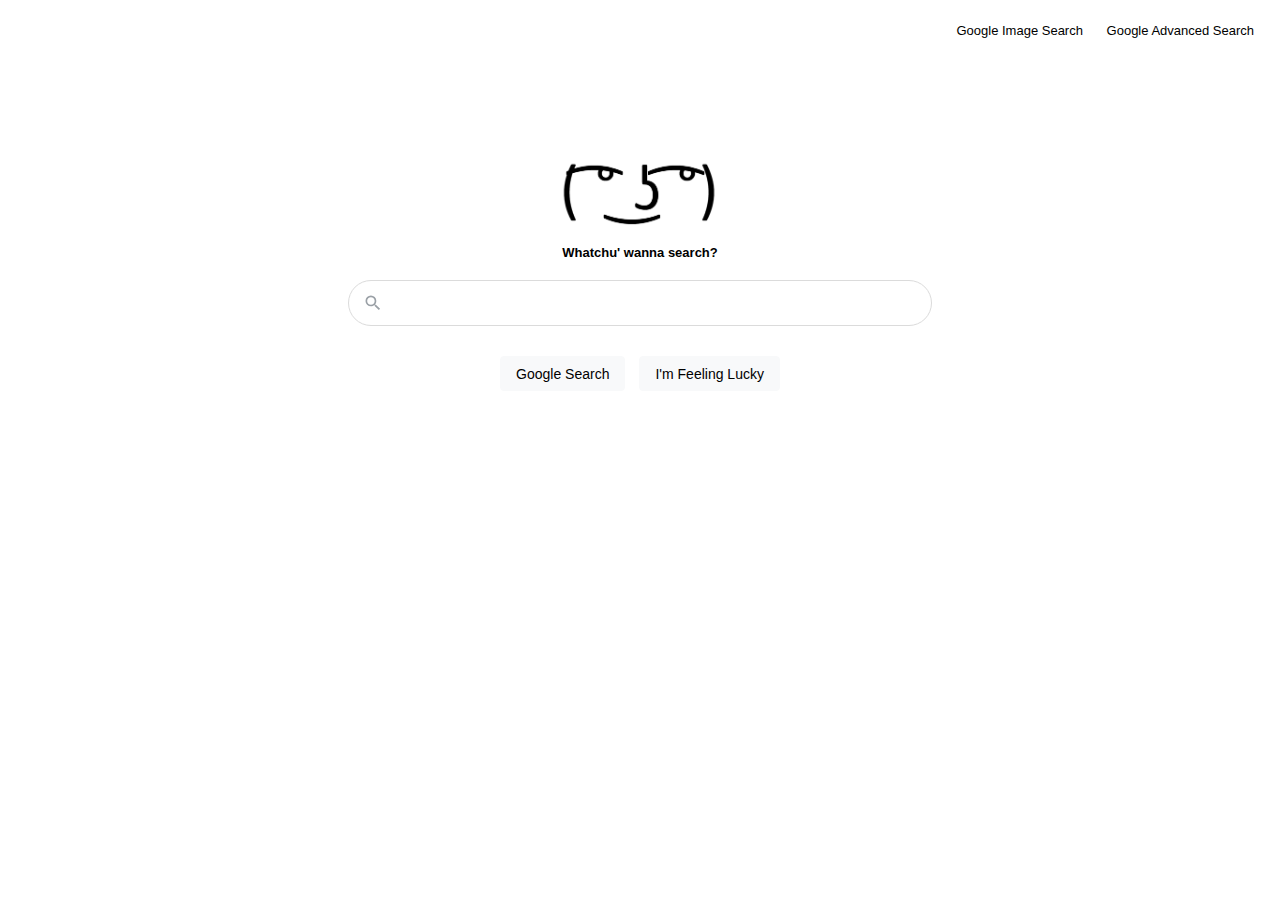
<file: index.html>
<!DOCTYPE html>
<html lang="en">

<head>
    <meta charset="UTF-8">
    <meta http-equiv="X-UA-Compatible" content="IE=edge">
    <meta name="viewport" content="width=device-width, initial-scale=1.0">
    <title>Search Imitation</title>
    <link rel="stylesheet" href="style.css">
</head>

<body>
    <div id="header">
        <nav id="linkCon">
            <a href="#">Google Image Search</a>
            <a href="#">Google Advanced Search</a>
        </nav>
    </div>

    <div id="logoCon">
        <!-- <img src="googlelogo_color_272x92dp.png" alt="Google Logo"> -->
        <img src="LennyFace.jpg" alt="Google Logo">
        <b>Whatchu' wanna search?</b>
    </div>

    <div id="formCon">
        <form action="https://google.com/search" method="GET" role="search">
            <div id="searchCon">
                <svg focusable="false" xmlns="http://www.w3.org/2000/svg" viewBox="0 0 24 24">
                    <path
                        d="M15.5 14h-.79l-.28-.27A6.471 6.471 0 0 0 16 9.5 6.5 6.5 0 1 0 9.5 16c1.61 0 3.09-.59 4.23-1.57l.27.28v.79l5 4.99L20.49 19l-4.99-5zm-6 0C7.01 14 5 11.99 5 9.5S7.01 5 9.5 5 14 7.01 14 9.5 11.99 14 9.5 14z">
                    </path>
                </svg>
                <input type="text" name="q">
            </div>
            <div id="btnCon">
                <input type="submit" value="Google Search">
                <input type="submit" name="btnI" value="I'm Feeling Lucky">
            </div>
        </form>
    </div>
</body>

</html>
</file>
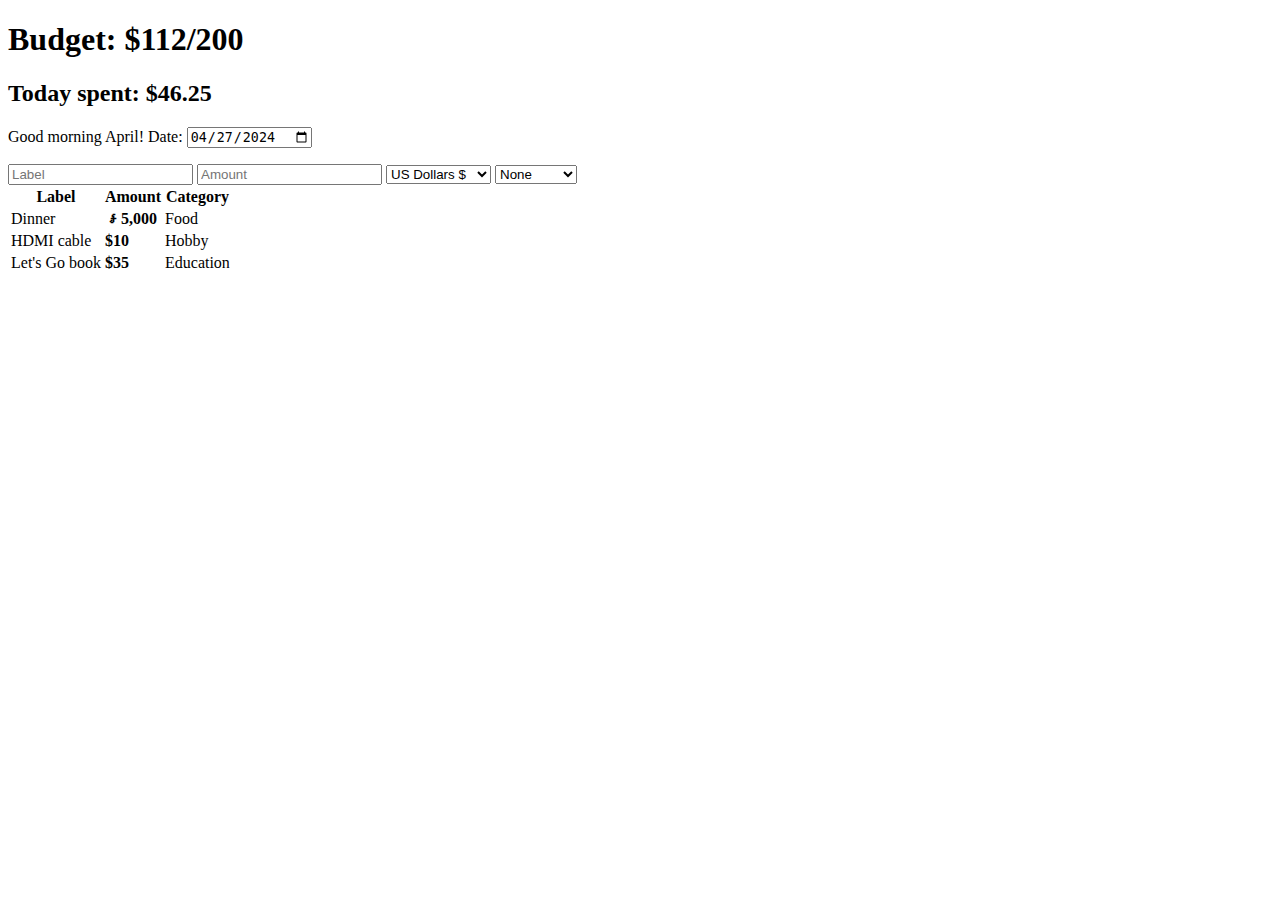
<file: Expense/index.html>
<!DOCTYPE html>
<html lang="en">

<head>
  <meta charset="UTF-8">
  <meta name="viewport" content="width=device-width, initial-scale=1.0">
  <title>Daily tracker</title>
</head>

<body>
  <h1>Budget: $112/200</h1>
  <h2>Today spent: $46.25</h2>
  <p>Good morning April! Date: <b><input type="date" name="date" value="2024-04-27"></b></p>

  <form action="">
    <input type="text" name="label" placeholder="Label">
    <input type="number" name="amount" placeholder="Amount">
    <select name="currency">
      <option value="usd">US Dollars $</option>
      <option value="khr">Khmer Riel ៛</option>
    </select>
    <select name="category">
      <option value="none">None</option>
      <option value="food">Food</option>
      <option value="education">Education</option>
      <option value="dating">Dating</option>
      <option value="hobby">Hobby</option>
    </select>
  </form>

  <table>
    <tr>
      <th>Label</th>
      <th>Amount</th>
      <th>Category</th>
    </tr>
    <tr>
      <td>Dinner</td>
      <td><b>៛5,000</b></td>
      <td>Food</td>
    </tr>
    <tr>
      <td>HDMI cable</td>
      <td><b>$10</b></td>
      <td>Hobby</td>
    </tr>
    <tr>
      <td>Let's Go book</td>
      <td><b>$35</b></td>
      <td>Education</td>
    </tr>
  </table>
</body>

</html>
</file>
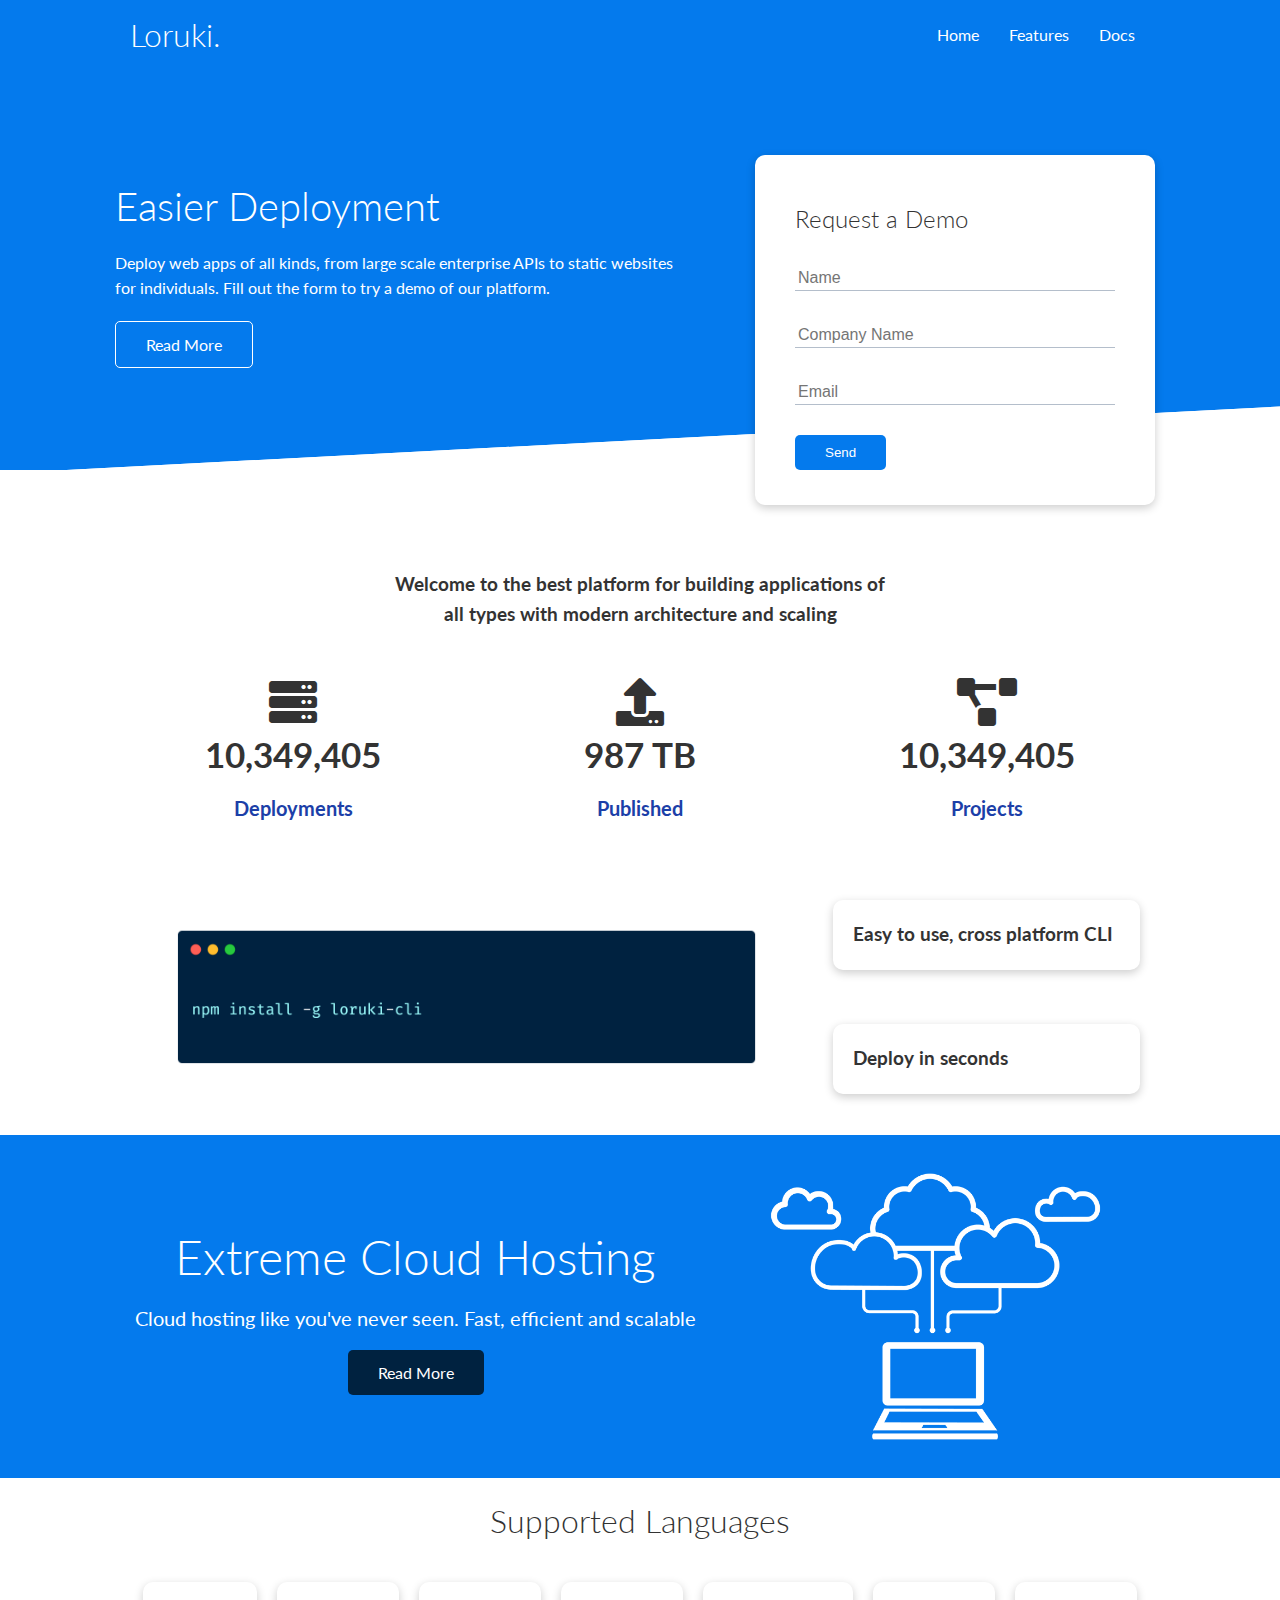
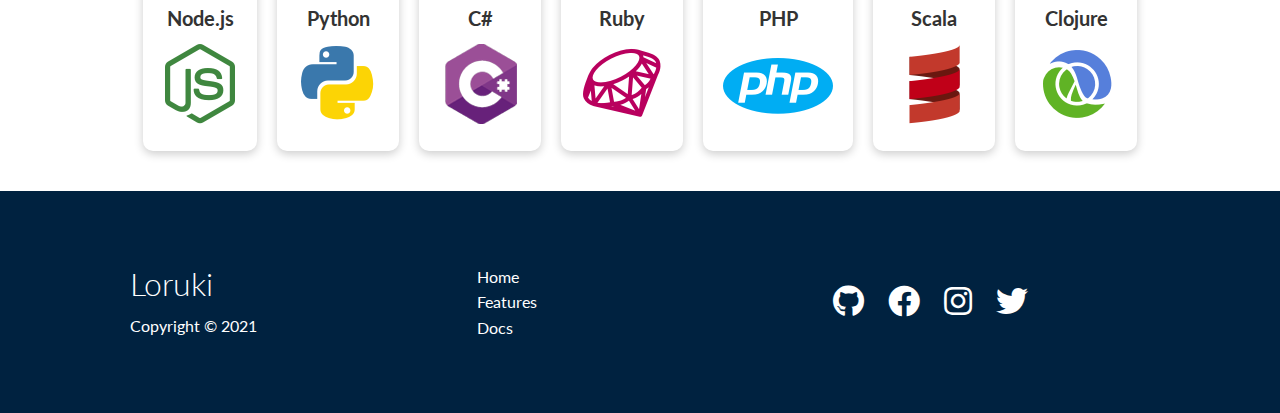
<file: Loruki/index.html>
<!DOCTYPE html>
<html lang="en">

<head>
    <meta charset="UTF-8">
    <meta http-equiv="X-UA-Compatible" content="IE=edge">
    <meta name="viewport" content="width=device-width, initial-scale=1.0">
    <link rel="stylesheet" href="https://cdnjs.cloudflare.com/ajax/libs/font-awesome/5.15.4/css/all.min.css"
        integrity="sha512-1ycn6IcaQQ40/MKBW2W4Rhis/DbILU74C1vSrLJxCq57o941Ym01SwNsOMqvEBFlcgUa6xLiPY/NS5R+E6ztJQ=="
        crossorigin="anonymous" referrerpolicy="no-referrer" />
    <link rel="stylesheet" href="css/utilities.css">
    <link rel="stylesheet" href="css/style.css">
    <title>Loruki | Cloud Hosting For Everyone</title>
</head>

<body>
    <!-- Navbar -->
    <div class="navbar">
        <div class="container flex">
            <h1 class="logo">Loruki.</h1>  <!-- Pongsifu. -->
            <nav>
                <ul>
                    <li><a href="index.html">Home</a></li>
                    <li><a href="features.html">Features</a></li>
                    <li><a href="docs.html">Docs</a></li>
                </ul>
            </nav>
        </div>
    </div>

    <!-- Showcase -->
    <section class="showcase">
        <div class="container grid">
            <div class="showcase-text">
                <h1>Easier Deployment</h1>
                <p>Deploy web apps of all kinds, from large scale enterprise APIs to static websites for individuals.
                    Fill out the form to try a demo of our platform.</p>
                <a href="features.html" class="btn btn-outline">Read More</a>
            </div>

            <div class="showcase-form card">
                <h2>Request a Demo</h2>
                <form>
                    <div class="form-control">
                        <input type="text" name="name" placeholder="Name" required>
                    </div>
                    <div class="form-control">
                        <input type="text" name="company" placeholder="Company Name" required>
                    </div>
                    <div class="form-control">
                        <input type="email" name="email" placeholder="Email" required>
                    </div>
                    <input type="submit" value="Send" class="btn btn-primary">
                </form>
            </div>
        </div>
    </section>

    <!-- Stats -->
    <section class="stats">
        <div class="container">
            <h3 class="stats-heading text-center my-1">
                Welcome to the best platform for building applications of all types with modern architecture and scaling
            </h3>

            <div class="grid grid-3 text-center my-4">
                <div>
                    <i class="fas fa-server fa-3x"></i>
                    <h3>10,349,405</h3>
                    <p class="text-secondary">Deployments</p>
                </div>
                <div><i class="fas fa-upload fa-3x"></i>
                    <h3>987 TB</h3>
                    <p class="text-secondary">Published</p>
                </div>
                <div><i class="fas fa-project-diagram fa-3x"></i>
                    <h3>10,349,405</h3>
                    <p class="text-secondary">Projects</p>
                </div>
            </div>
        </div>
    </section>

    <!-- Cli -->
    <section class="cli">
        <div class="container grid">
            <img src="images/cli.png" alt="">
            <div class="card">
                <h3>Easy to use, cross platform CLI</h3>
            </div>
            <div class="card">
                <h3>Deploy in seconds</h3>
            </div>
        </div>
    </section>

    <!-- Cloud -->
    <section class="cloud bg-primary my-2 py-2">
        <div class="container grid">
            <div class="text-center">
                <h2 class="lg">Extreme Cloud Hosting</h2>
                <p class="lead my-1">Cloud hosting like you've never seen. Fast, efficient and scalable</p>
                <a href="features.html" class="btn btn-dark">Read More</a>
            </div>
            <img src="images/cloud.png" alt="">
        </div>
    </section>

    <!-- Languages -->
    <section class="languages">
        <h2 class="md text-center my-2">
            Supported Languages
        </h2>
        <div class="container flex">
            <div class="card">
                <h4>Node.js</h4>
                <img src="images/logos/node.png" alt="">
            </div>
            <div class="card">
                <h4>Python</h4>
                <img src="images/logos/python.png" alt="">
            </div>
            <div class="card">
                <h4>C#</h4>
                <img src="images/logos/csharp.png" alt="">
            </div>
            <div class="card">
                <h4>Ruby</h4>
                <img src="images/logos/ruby.png" alt="">
            </div>
            <div class="card">
                <h4>PHP</h4>
                <img src="images/logos/php.png" alt="">
            </div>
            <div class="card">
                <h4>Scala</h4>
                <img src="images/logos/scala.png" alt="">
            </div>
            <div class="card">
                <h4>Clojure</h4>
                <img src="images/logos/clojure.png" alt="">
            </div>
        </div>
    </section>

    <!-- Footer -->
    <footer class="footer bg-dark py-5">
        <div class="container grid grid-3">
            <div>
                <h1>Loruki</h1>
                <p>Copyright &copy; 2021</p>
            </div>
            <nav>
                <ul>
                    <li><a href="index.html">Home</a></li>
                    <li><a href="features.html">Features</a></li>
                    <li><a href="docs.html">Docs</a></li>
                </ul>
            </nav>
            <div class="social">
                <a href=""><i class="fab fa-github fa-2x"></i></a>
                <a href=""><i class="fab fa-facebook fa-2x"></i></a>
                <a href=""><i class="fab fa-instagram fa-2x"></i></a>
                <a href=""><i class="fab fa-twitter fa-2x"></i></a>
            </div>
        </div>
    </footer>
</body>

</html>
</file>
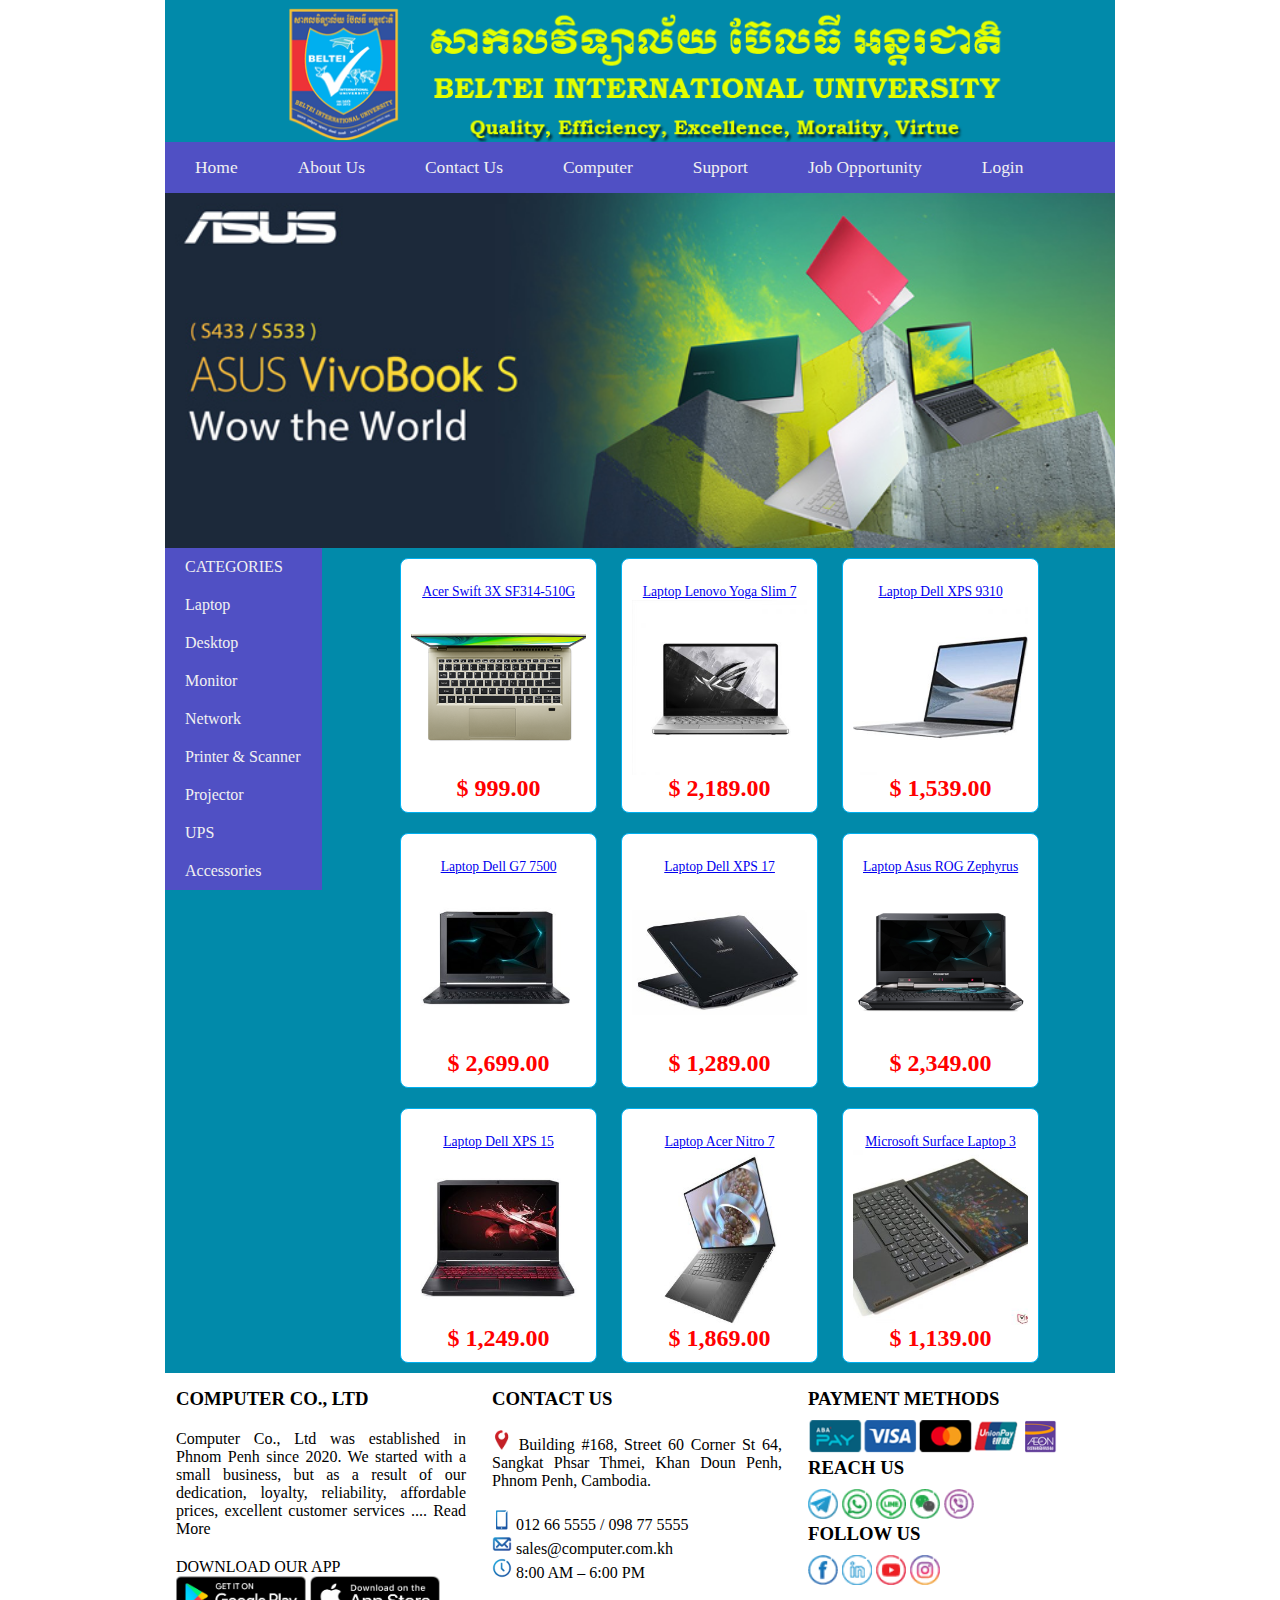
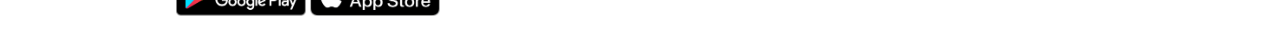
<file: Mid-Exam/index.html>
<!DOCTYPE html>
<html lang="en">

<head>
    <meta charset="UTF-8">
    <meta http-equiv="X-UA-Compatible" content="IE=edge">
    <meta name="viewport" content="width=device-width, initial-scale=1.0">
    <title>Beltei Computers</title>
    <link rel="stylesheet" href="style.css">
</head>

<body>
    <center>
        <table border=0 cellspacing="0">
            <tr>
                <td colspan=3 cellspacing=0>
                    <img src="images/BELTEI_international_university_logo.png" alt="beltei logo">
                </td>
            </tr>
            <tr>
                <td colspan=3>
                    <nav>
                        <ul class="main-link">
                            <li><a href="#">Home</a></li>
                            <li><a href="#">About Us</a></li>
                            <li><a href="#">Contact Us</a></li>
                            <li>
                                <a href="#">Computer</a>
                                <ul class="sub-menu">
                                    <li>
                                        <a href="#">Laptop</a>
                                        <ul class="sub-sub-menu">
                                            <li><a href="#">Apple</a></li>
                                            <li><a href="#">MSI</a></li>
                                            <li><a href="#">Acer</a></li>
                                            <li><a href="#">Dell</a></li>
                                            <li><a href="#">Asus</a></li>
                                        </ul>
                                    </li>
                                    <li><a href="#">Desktop</a>
                                        <ul class="sub-sub-menu">
                                            <li><a href="#">All In One PC</a></li>
                                            <li><a href="#">Brand Desktop</a></li>
                                            <li><a href="#">Custom PC</a></li>
                                        </ul>
                                    </li>
                                    <li><a href="#">Monitor</a>
                                        <ul class="sub-sub-menu">
                                            <li><a href="">Monitor</a></li>
                                            <li><a href="">Gaming Monitor</a></li>
                                            <li><a href="">Professional Monitor</a></li>
                                            <li><a href="">Monitor Bracket</a></li>
                                        </ul>
                                    </li>
                                    <li><a href="#">Network</a>
                                        <ul class="sub-sub-menu">
                                            <li><a href="">Cash Drawer</a></li>
                                            <li><a href="">Media Converter</a></li>
                                            <li><a href="">Mobile Network</a></li>
                                            <li><a href="">Network Adapter</a></li>
                                            <li><a href="">Network Cable</a></li>
                                            <li><a href="">Network Connector</a></li>
                                            <li><a href="">Network Tools</a></li>
                                            <li><a href="">Router</a></li>
                                            <li><a href="">Switch</a></li>
                                        </ul>
                                    </li>
                                    <li><a href="#">Printer</a>
                                        <ul class="sub-sub-menu">
                                            <li><a href="">Barcode Scanner</a></li>
                                            <li><a href="">Print Server</a></li>
                                            <li><a href="">Printer</a></li>
                                            <li><a href="">Printer Supply</a></li>
                                            <li><a href="">Scanner</a></li>
                                        </ul>
                                    </li>
                                    <li><a href="#">Projecter</a>
                                        <ul class="sub-sub-menu">
                                            <li><a href="">Projector</a></li>
                                            <li><a href="">Projector Screen</a></li>
                                            <li><a href="">Wireless Presenter</a></li>
                                        </ul>
                                    </li>
                                    <li><a href="#">UPS</a>
                                        <ul class="sub-sub-menu">
                                            <li><a href="">Online UPS</a></li>
                                            <li><a href="">Personal Used UPS</a></li>
                                            <li><a href="">UPS Battery</a></li>
                                        </ul>
                                    </li>
                                    <li><a href="#">Accessories</a>
                                        <ul class="sub-sub-menu">
                                            <li><a href="">Cable</a></li>
                                            <li><a href="">Converter</a></li>
                                            <li><a href="">Laptop Bag & Backpack</a></li>
                                            <li><a href="">Laptop Cooling Pads</a></li>
                                            <li><a href="">Mouse Pad</a></li>
                                            <li><a href="">Mouse</a></li>
                                            <li><a href="">Keyboard</a></li>
                                            <li><a href="">Mouse Keyboard</a></li>
                                        </ul>
                                    </li>
                                </ul>
                            </li>
                            <li><a href="#">Support</a></li>
                            <li><a href="#">Job Opportunity</a></li>
                            <li><a href="#">Login</a></li>
                        </ul>
                    </nav>
                </td>
            </tr>
            <tr>
                <td colspan=3><img src="images/VivoBook-Banner.jpg" alt="banner"></td>
            </tr>
            <tr style="background-color: #018aaa;">
                <td class="sidenav">
                    <aside class="main-link">
                        <p class="list-category">Categories</p>
                        <ul>
                            <li><a href="#">Laptop</a></li>
                            <li><a href="#">Desktop</a></li>
                            <li><a href="#">Monitor</a></li>
                            <li><a href="#">Network</a></li>
                            <li><a href="#">Printer & Scanner</a></li>
                            <li><a href="#">Projector</a></li>
                            <li><a href="#">UPS</a></li>
                            <li><a href="#">Accessories</a></li>
                        </ul>
                    </aside>
                </td>
                <td colspan=2>
                    <main class="content">
                        <div class="item">
                            <a href="spec.html">
                                <p>Acer Swift 3X SF314-510G</p>
                                <img src="images/Acer-Swift-3X_SF314-510G_Gold_gallery_04-300x300.png" alt="">
                            </a>
                            <span class="price">$ 999.00</span>
                        </div>
                        <div class="item">
                            <a href="spec.html">
                                <p>Laptop Lenovo Yoga Slim 7</p>
                                <img src="images/200181c97129b42204e445a87b12cdca-300x300.jpg" alt="">
                            </a>
                            <span class="price">$ 2,189.00</span>
                        </div>
                        <div class="item">
                            <a href="spec.html">
                                <p>Laptop Dell XPS 9310</p>
                                <img src="images/51KUR9kfmpL._AC_SS350_-300x300.jpg" alt="">
                            </a>
                            <span class="price">$ 1,539.00</span>
                        </div>
                        <div class="item">
                            <a href="spec.html">
                                <p>Laptop Dell G7 7500</p>
                                <img src="images/lk-808-1571884634-300x300.jpg" alt="">
                            </a>
                            <span class="price">$ 2,699.00</span>
                        </div>
                        <div class="item">
                            <a href="spec.html">
                                <p>Laptop Dell XPS 17</p>
                                <img src="images/LK-856-2-300x300.jpg" alt="">
                            </a>
                            <span class="price">$ 1,289.00</span>
                        </div>
                        <div class="item">
                            <a href="spec.html">
                                <p>Laptop Asus ROG Zephyrus</p>
                                <img src="images/lk-860-1498808222-0-300x300.png" alt="">
                            </a>
                            <span class="price">$ 2,349.00</span>
                        </div>
                        <div class="item">
                            <a href="spec.html">
                                <p>Laptop Dell XPS 15</p>
                                <img src="images/LK-923-1-300x300.jpg" alt="">
                            </a>
                            <span class="price">$ 1,249.00</span>
                        </div>
                        <div class="item">
                            <a href="spec.html">
                                <p>Laptop Acer Nitro 7</p>
                                <img src="images/51KUR9kfmpL300x300.jpg" alt="">
                            </a>
                            <span class="price">$ 1,869.00</span>
                        </div>
                        <div class="item">
                            <a href="spec.html">
                                <p>Microsoft Surface Laptop 3</p>
                                <img src="images/csm_DSC04575_de630bd9dc-300x300.jpg" alt="">
                            </a>
                            <span class="price">$ 1,139.00</span>
                        </div>
                    </main>
                </td>
            </tr>
            <tr>
                <td colspan=3 class="footer">
                    <div class="footer-item">
                        <h3>COMPUTER CO., LTD</h3>
                        <p>Computer Co., Ltd was established in Phnom Penh since 2020. We started with a small business, 
                            but as a result of our dedication, loyalty, reliability, affordable prices, excellent customer services 
                            .... Read More</p>
                        <p>
                            DOWNLOAD OUR APP<br>
                            <a href="#"><img src="images/playstore-300x91.png" width="130" alt=""></a>
                            <a href="#"><img src="images/ios-1-300x91.png" width="130" alt=""></a>
                        </p>
                    </div>
                    <div class="footer-item">
                        <h3>CONTACT US</h3>
                        <p>
                            <img src="images/map.png" alt=""> Building #168, Street 60 Corner St 64, Sangkat Phsar Thmei, Khan Doun Penh, Phnom Penh, Cambodia.
                        </p>
                        <p>
                            <img src="images/phone.png" alt=""> 012 66 5555 / 098 77 5555<br>
                            <img src="images/mail.png" alt=""> sales@computer.com.kh<br>
                            <img src="images/time.png" alt=""> 8:00 AM – 6:00 PM
                        </p>
                    </div>
                    <div class="footer-item">
                        <h3>PAYMENT METHODS</h3>
                        <a href=""><img src="images/Payway.png" style="width: 250px;" alt=""></a>
                        <h3>REACH US</h3>
                        <a href=""><img src="images/telegram.png" alt=""></a>
                        <a href=""><img src="images/whatapp.png" alt=""></a>
                        <a href=""><img src="images/line.png" alt=""></a>
                        <a href=""><img src="images/wechat.png" alt=""></a>
                        <a href=""><img src="images/viber.png" alt=""></a>
                        <h3>FOLLOW US</h3>
                        <a href=""><img src="images/facebook.png" alt=""></a>
                        <a href=""><img src="images/Linked1.png" alt=""></a>
                        <a href=""><img src="images/youtube.png" alt=""></a>
                        <a href=""><img src="images/instagram.png" alt=""></a>
                    </div>
                </td>
            </tr>
        </table>
    </center>
</body>

</html>
</file>
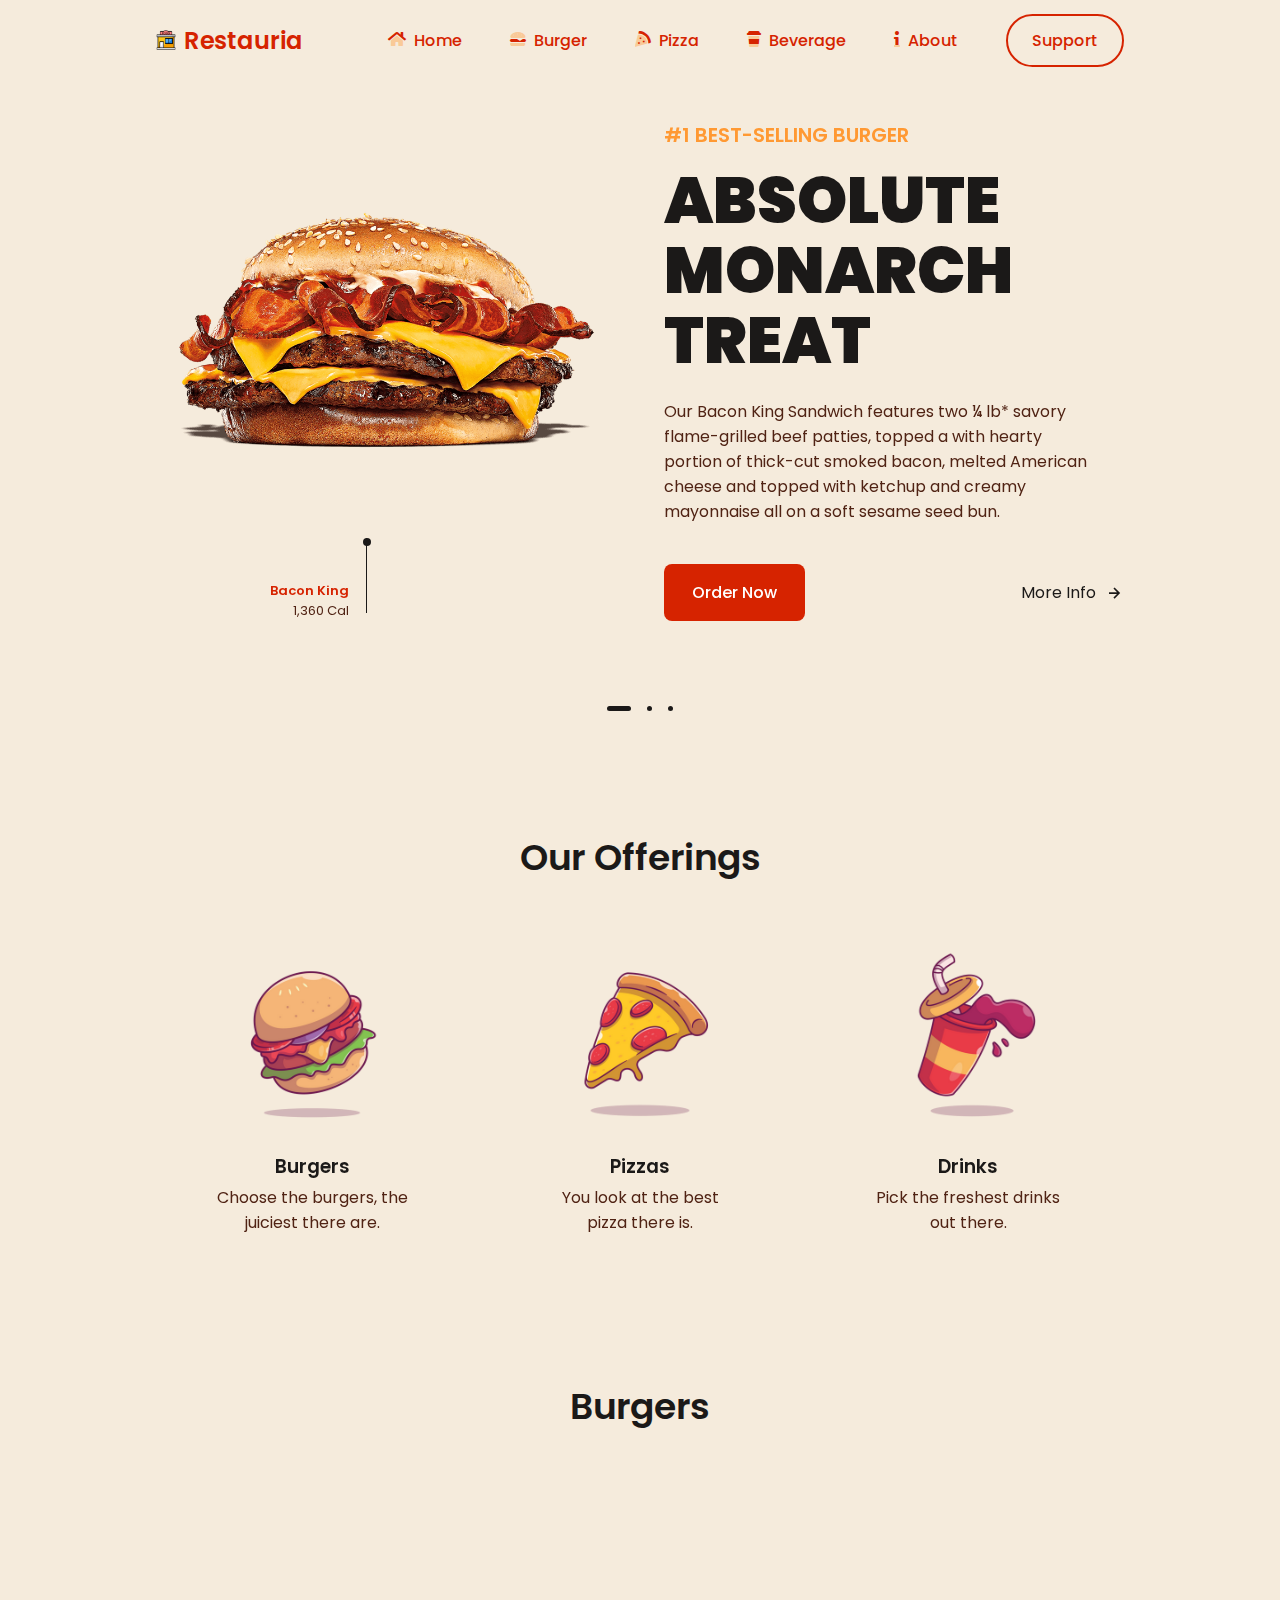
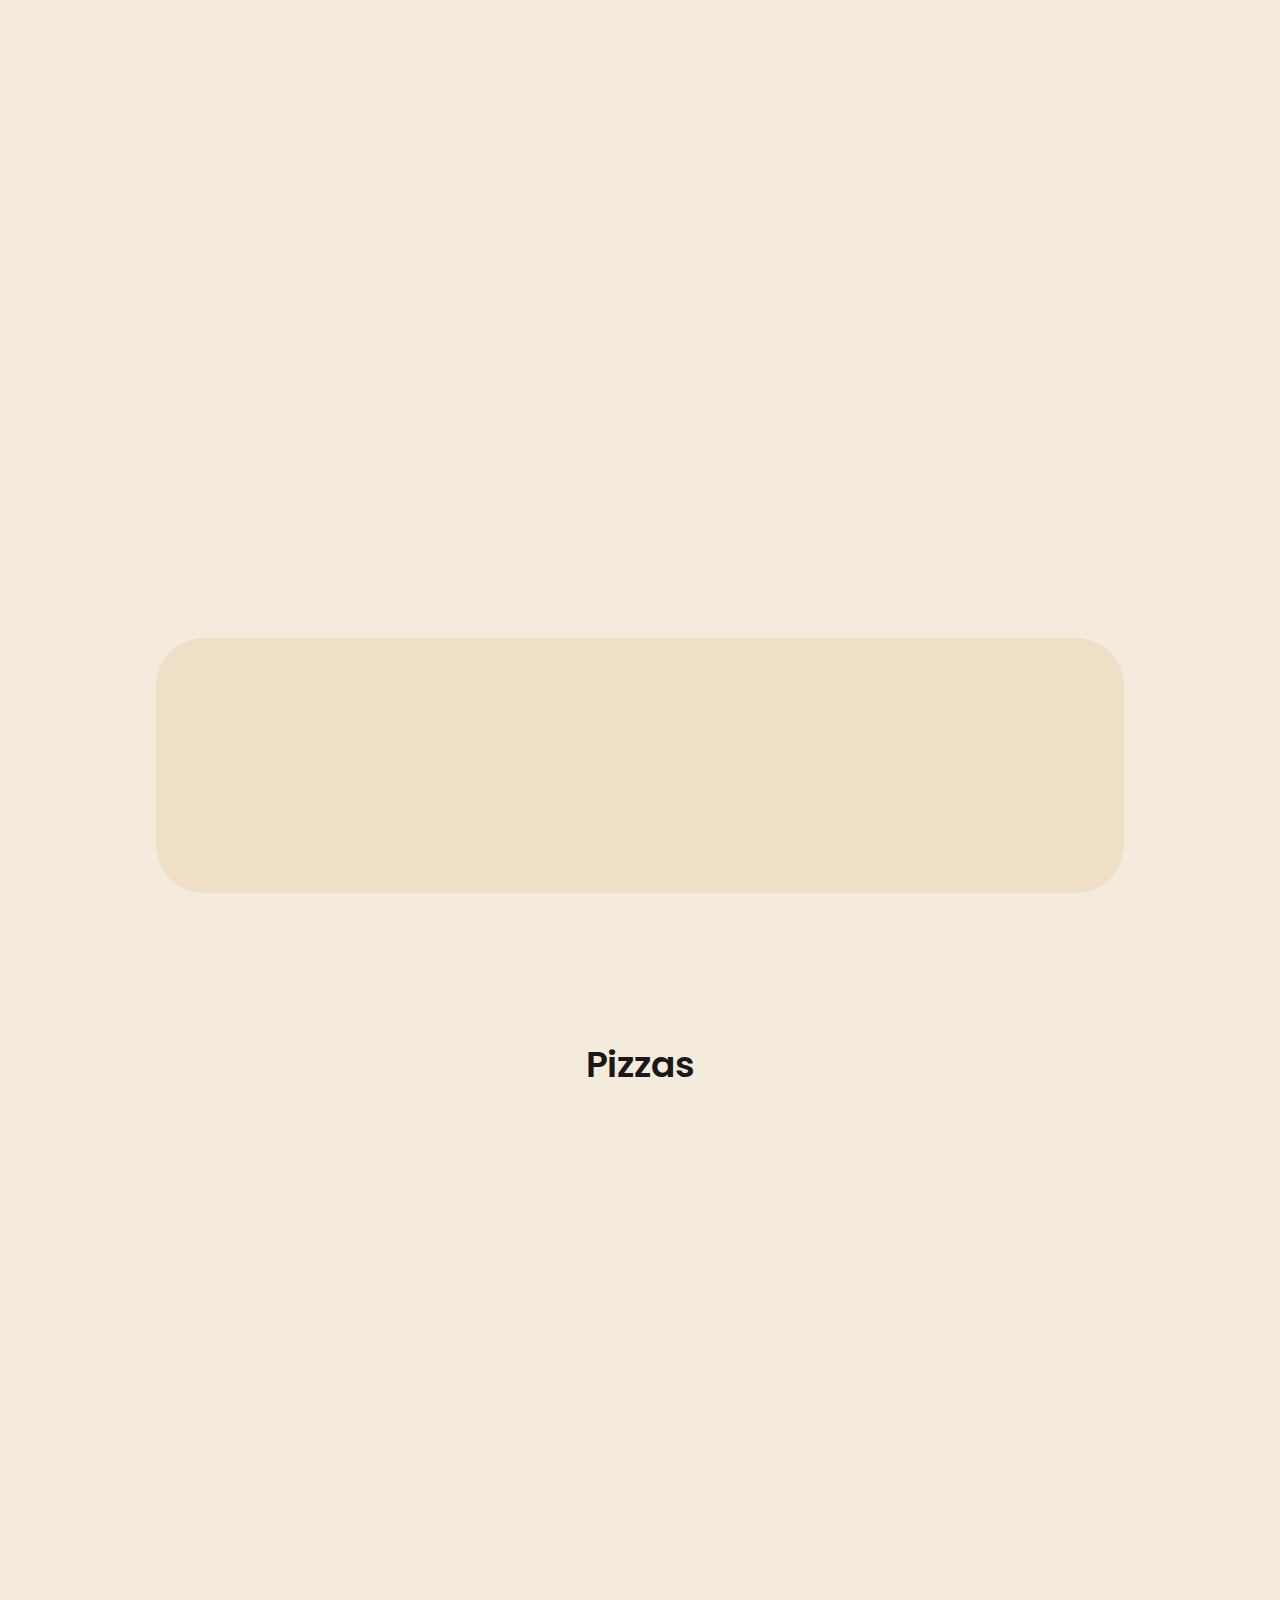
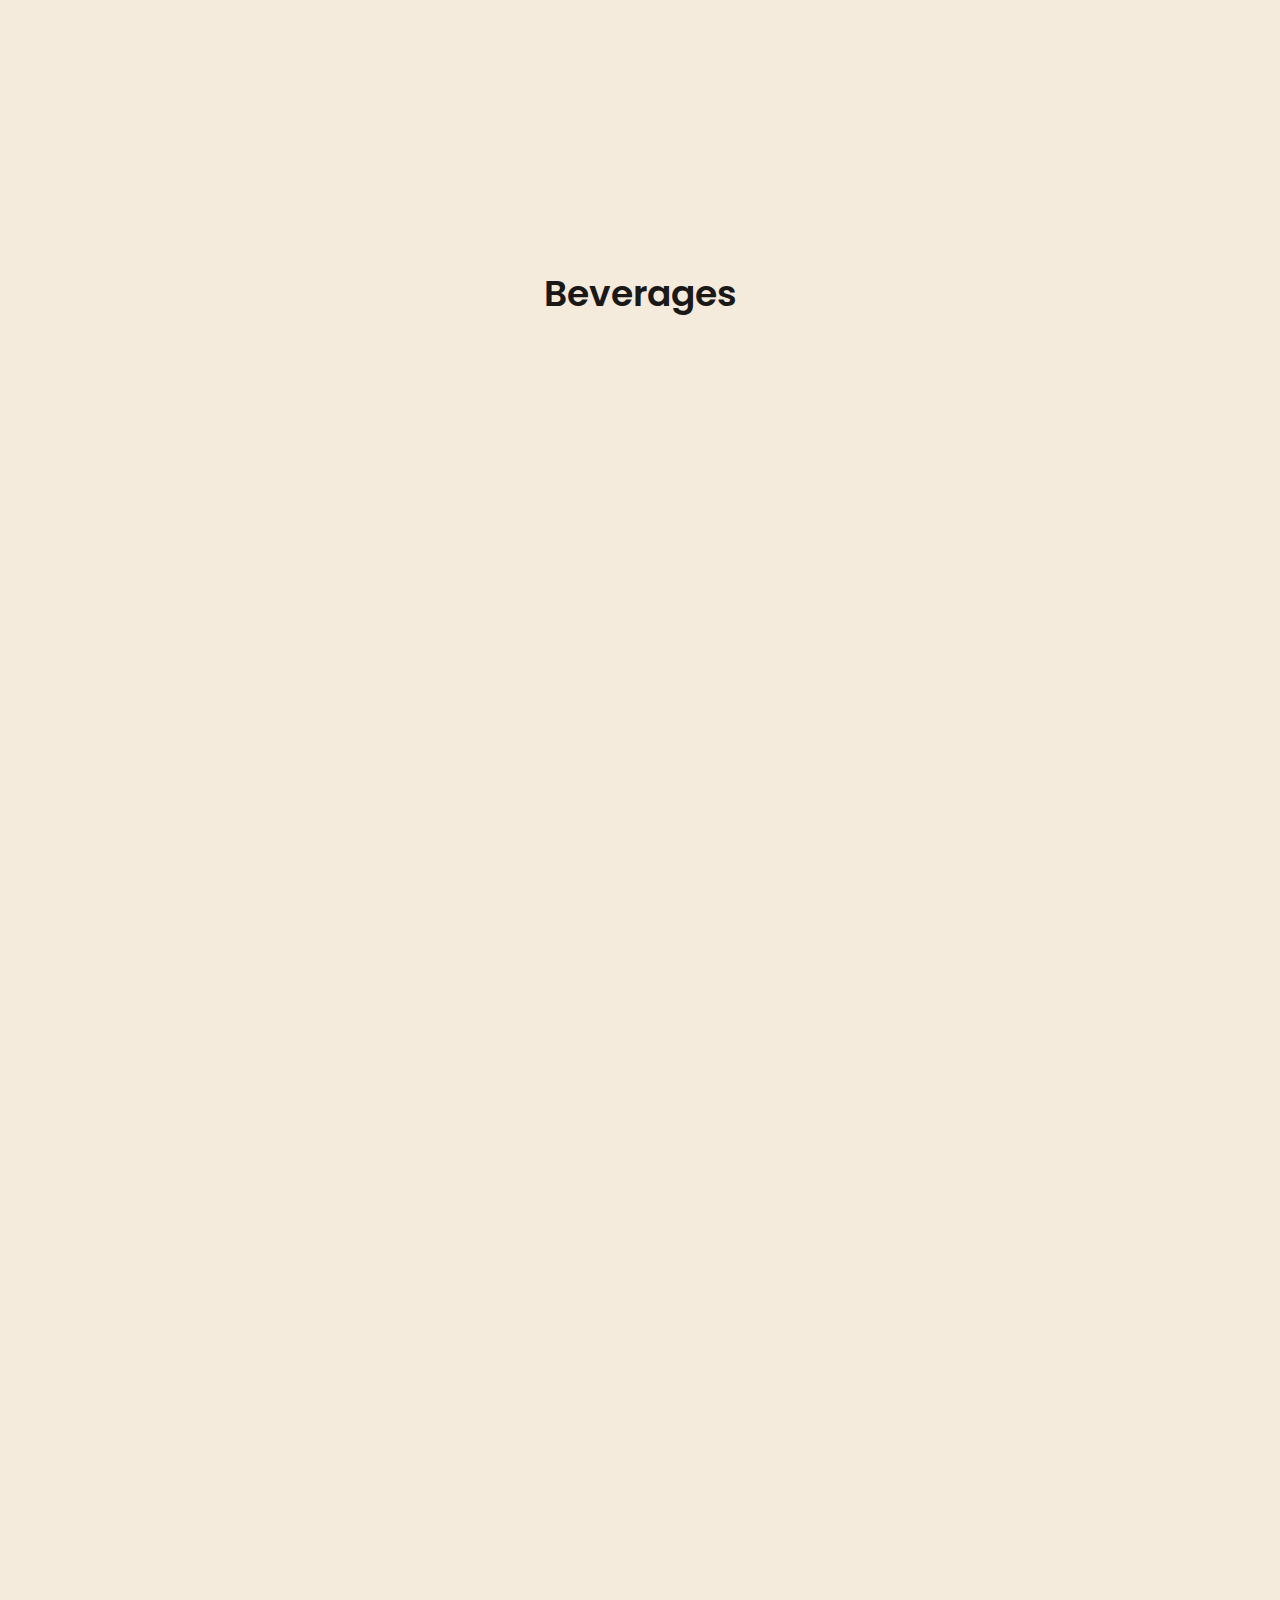
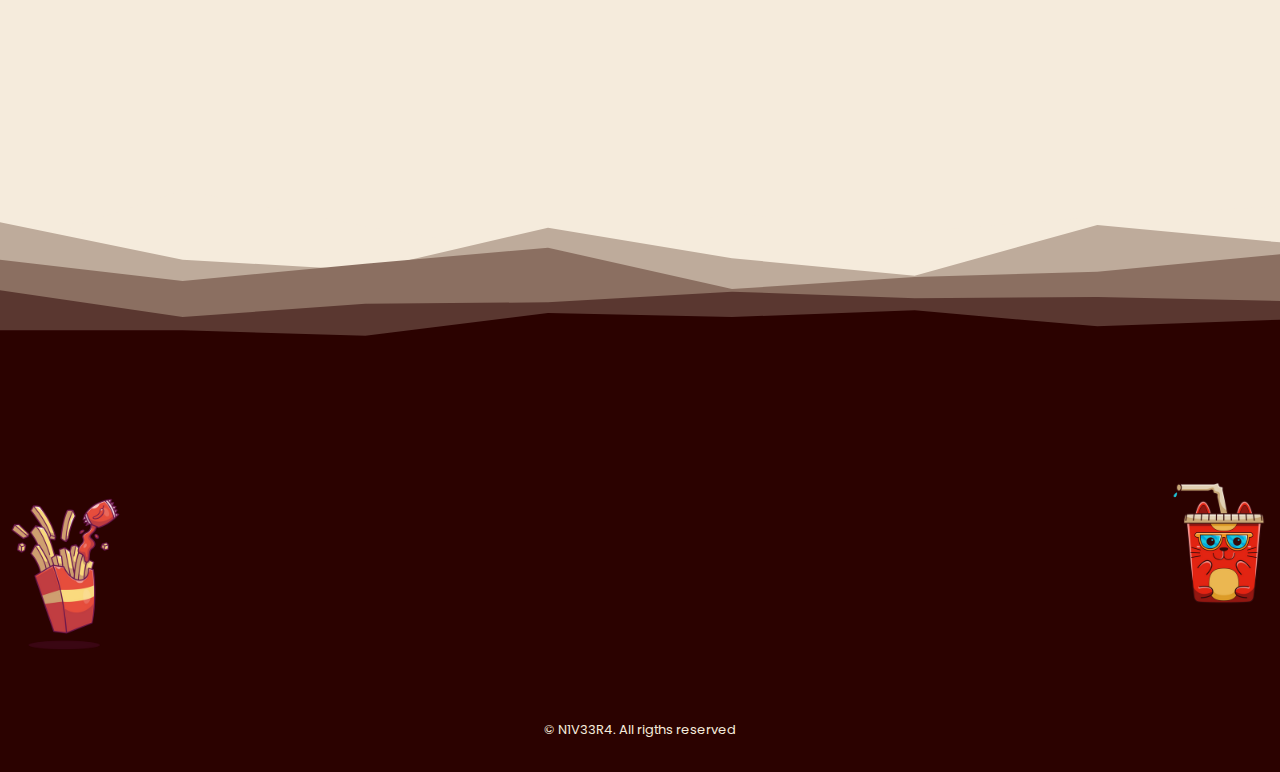
<file: Restauria/index.html>
<!DOCTYPE html>
<html lang="en">

<head>
    <meta charset="UTF-8">
    <meta name="viewport" content="width=device-width, initial-scale=1.0">

    <!--=============== FAVICON ===============-->
    <link rel="shortcut icon" href="assets/img/restaurant.png" type="image/x-icon">

    <!--=============== BOXICONS ===============-->
    <link rel="stylesheet" href="https://cdn.jsdelivr.net/npm/boxicons@latest/css/boxicons.min.css">
    
    <!--=============== FONTAWESOME ===============-->
    <link rel="stylesheet" href="assets/fonts/css/fontawesome.css">

    <!--=============== SWIPER CSS ===============-->
    <link rel="stylesheet" href="assets/css/swiper-bundle.min.css">

    <!--=============== CSS ===============-->
    <link rel="stylesheet" href="assets/css/styles.css">

    <title>Restauria.co</title>
</head>

<body>
    <!--==================== HEADER ====================-->
    <!-- <img src="./assets/img/beltei_logo.png" alt="" class="banner"> -->
    <header class="header" id="header">
        <nav class="nav container">
            <a href="#" class="nav__logo">
                <img src="./assets/img/restaurant.png" alt="" class="nav__logo-img">
                Restauria
            </a>

            <div class="nav__menu" id="nav-menu">
                <ul class="nav__list">
                    <li class="nav__item">
                        <a href="#home" class="nav__link"><i class="fad fa-home"></i>Home</a>
                    </li>
                    <li class="nav__item">
                        <a href="#burger" class="nav__link"><i class="fad fa-cheeseburger"></i>Burger</a>
                    </li>
                    <li class="nav__item">
                        <a href="#pizza" class="nav__link"><i class="fad fa-pizza-slice"></i>Pizza</a>
                    </li>
                    <li class="nav__item">
                        <a href="#beverage" class="nav__link"><i class="fad fa-coffee-togo"></i>Beverage</a>
                    </li>
                    <li class="nav__item">
                        <a href="#about" class="nav__link"><i class="fad fa-info"></i>About</a>
                    </li>

                    <a href="" class="button button--ghost">Support</a>
                </ul>

                <div class="nav__close" id="nav-close">
                    <i class='bx bx-x'></i>
                </div>

                <img src="./assets/img/burgerset.png" alt="" class="nav__img">
            </div>

            <div class="nav__toggle" id="nav-toggle">
                <i class='bx bx-grid-alt'></i>
            </div>
        </nav>
    </header>

    <main class="main">
        <!--==================== HOME ====================-->
        <section class="home container" id="home">
            <div class="swiper home-swiper">
                <div class="swiper-wrapper">
                    <section class="swiper-slide">
                        <div class="home__content grid">
                            <div class="home__group">
                                <img src="./assets/img/bacon.png" alt="" class="home__img">
                                <div class="home__indicator"></div>

                                <div class="home__details-img">
                                    <h4 class="home__details-title">Bacon King</h4>
                                    <span class="home__details-subtitle">1,360 Cal</span>
                                </div>
                            </div>

                            <div class="home__data">
                                <h3 class="home__subtitle">#1 Best-selling Burger</h3>
                                <h1 class="home__title">ABSOLUTE <br> MONARCH <br> TREAT</h1>
                                <p class="home__description">Our Bacon King Sandwich features two ¼ lb* savory flame-grilled beef patties, topped a with hearty portion of thick-cut smoked bacon, melted American cheese and topped with ketchup and creamy mayonnaise all on a soft sesame seed bun.</p>

                                <div class="home__buttons">
                                    <a href="#" class="button">Order Now</a>
                                    <a href="#" class="button--link button--flex">
                                        More Info
                                        <i class='bx bx-right-arrow-alt button__icon' ></i>
                                    </a>
                                </div>
                            </div>
                        </div>
                    </section>
                    
                    <section class="swiper-slide">
                        <div class="home__content grid">
                            <div class="home__group">
                                <img src="./assets/img/tripwhopper.png" alt="" class="home__img">
                                <div class="home__indicator"></div>

                                <div class="home__details-img">
                                    <h4 class="home__details-title">Triple Whopper With Cheese</h4>
                                    <span class="home__details-subtitle">1,299 Cal</span>
                                </div>
                            </div>

                            <div class="home__data">
                                <h3 class="home__subtitle">#2 Top Best Whopper</h3>
                                <h1 class="home__title">EVERY <br> TEXTURE <br> YOU DESIRE</h1>
                                <p class="home__description">Our Triple Whopper Sandwich features three ¼ lb* savory flame-grilled beef patties topped with melted American cheese, juicy tomatoes, fresh lettuce, creamy mayonnaise, ketchup, crunchy pickles, and sliced white onions on a soft sesame seed bun.</p>

                                <div class="home__buttons">
                                    <a href="#" class="button">Order Now</a>
                                    <a href="#" class="button--link button--flex">
                                        More Info
                                        <i class='bx bx-right-arrow-alt button__icon' ></i>
                                    </a>
                                </div>
                            </div>
                        </div>
                    </section>
                    
                    <section class="swiper-slide">
                        <div class="home__content grid">
                            <div class="home__group">
                                <img src="./assets/img/bigfish.png" alt="" class="home__img">
                                <div class="home__indicator"></div>

                                <div class="home__details-img">
                                    <h4 class="home__details-title">Big Fish</h4>
                                    <span class="home__details-subtitle">513 Cal</span>
                                </div>
                            </div>

                            <div class="home__data">
                                <h3 class="home__subtitle">#3 Top Fish Burger</h3>
                                <h1 class="home__title">CREAMY <br> AND <br> CRUNCHY</h1>
                                <p class="home__description">Our premium Big Fish Sandwich is 100% White Alaskan Pollock, breaded with crispy panko breading and topped with sweet tartar sauce, tangy pickles, all on top of a toasted brioche-style bun.</p>

                                <div class="home__buttons">
                                    <a href="#" class="button">Order Now</a>
                                    <a href="#" class="button--link button--flex">
                                        More Info
                                        <i class='bx bx-right-arrow-alt button__icon' ></i>
                                    </a>
                                </div>
                            </div>
                        </div>
                    </section>
                </div>

                <div class="swiper-pagination"></div>
            </div>
        </section>

        <!--==================== CATEGORY ====================-->
        <section class="section category">
            <h2 class="section__title">Our Offerings</h2>

            <div class="category__container container grid">
                <div class="category__data">
                    <img src="./assets/img/burger.png" alt="" class="category__img">
                    <h3 class="category__title">Burgers</h3>
                    <p class="category__description">Choose the burgers, the juiciest there are.</p>
                </div>
                
                <div class="category__data">
                    <img src="./assets/img/pizza.png" alt="" class="category__img">
                    <h3 class="category__title">Pizzas</h3>
                    <p class="category__description">You look at the best pizza there is.</p>
                </div>

                <div class="category__data">
                    <img src="./assets/img/drink.png" alt="" class="category__img">
                    <h3 class="category__title">Drinks</h3>
                    <p class="category__description">Pick the freshest drinks out there.</p>
                </div>
            </div>
        </section>

        <!--==================== BURGER ====================-->
        <section class="section food" id="burger">
            <h2 class="section__title">Burgers</h2>

            <div class="food__container container grid">
                <div class="food__content">
                    <img src="./assets/img/croissantwich.png" alt="" class="food__img">
                    <h3 class="food__title">Cheese Croissan'Wich</h3>
                    <span class="food__subtitle">515 Cal</span>
                    <span class="food__price">$2.99</span>

                    <button class="button food__button">
                        <i class='bx bx-cart-alt food__icon'></i>
                    </button>
                </div>
                
                <div class="food__content">
                    <img src="./assets/img/whopper.png" alt="" class="food__img">
                    <h3 class="food__title">Whopper</h3>
                    <span class="food__subtitle">667 Cal</span>
                    <span class="food__price">$3.99</span>

                    <button class="button food__button">
                        <i class='bx bx-cart-alt food__icon'></i>
                    </button>
                </div>
                
                <div class="food__content">
                    <img src="./assets/img/burrito.png" alt="" class="food__img">
                    <span class="new__tag">New</span>
                    <h3 class="food__title">Egg-Normous Burrito</h3>
                    <span class="food__subtitle">805 Cal</span>

                    <div class="new__prices">
                        <span class="new__price">$2.50</span>
                        <span class="new__discount">$4.99</span>
                    </div>

                    <button class="button food__button">
                        <i class='bx bx-cart-alt food__icon'></i>
                    </button>
                </div>
                
                <div class="food__content">
                    <img src="./assets/img/spicych'king.png" alt="" class="food__img">
                    <h3 class="food__title">Spicy Ch'King Deluxe Sandwich</h3>
                    <span class="food__subtitle">1,498 Cal</span>
                    <span class="food__price">$4.99</span>

                    <button class="button food__button">
                        <i class='bx bx-cart-alt food__icon'></i>
                    </button>
                </div>
                
                <div class="food__content">
                    <img src="./assets/img/ch'king.png" alt="" class="food__img">
                    <h3 class="food__title">Ch'King Sandwich</h3>
                    <span class="food__subtitle">1,245 Cal</span>
                    <span class="food__price">$3.99</span>

                    <button class="button food__button">
                        <i class='bx bx-cart-alt food__icon'></i>
                    </button>
                </div>
                
                <div class="food__content">
                    <img src="./assets/img/bacon double.png" alt="" class="food__img">
                    <h3 class="food__title">Bacon Double Cheeseburger</h3>
                    <span class="food__subtitle">443 Cal</span>
                    <span class="food__price">$2.99</span>

                    <button class="button food__button">
                        <i class='bx bx-cart-alt food__icon'></i>
                    </button>
                </div>
            </div>
        </section>

        <!--==================== DISCOUNT ====================-->
        <section class="section discount">
            <div class="discount__container container grid">
                <div class="discount__data">
                    <h2 class="discount__title">50% Discount <br> On New Items</h2>
                    <a href="#" class="button">Go to new</a>
                </div>

                <img src="./assets/img/foodgroup.png" alt="" class="discount__img">
            </div>
        </section>

        <!--==================== PIZZA ====================-->
        <section class="section food" id="pizza">
            <h2 class="section__title">Pizzas</h2>

            <div class="food__container container grid">
                <div class="food__content">
                    <div class="new__tag">New</div>
                    <img src="./assets/img/newyorkFinest.jpg" alt="" class="food__img">
                    <h3 class="food__title">New York's Finest</h3>
                    <span class="food__subtitle">Premium</span>

                    <div class="new__prices">
                        <span class="new__price">$8.99</span>
                        <span class="new__discount">$17.99</span>
                    </div>

                    <button class="button food__button">
                        <i class='bx bx-cart-alt food__icon'></i>
                    </button>
                </div>
                
                <div class="food__content">
                    <img src="./assets/img/seafood.jpg" alt="" class="food__img">
                    <h3 class="food__title">Seafood</h3>
                    <span class="food__subtitle">Premium</span>
                    <span class="food__price">$17.99</span>

                    <button class="button food__button">
                        <i class='bx bx-cart-alt food__icon'></i>
                    </button>
                </div>
                
                <div class="food__content">
                    <img src="./assets/img/meatlover.jpg" alt="" class="food__img">
                    <h3 class="food__title">Manhattan Meatlover</h3>
                    <span class="food__subtitle">Premium</span>
                    <span class="food__price">$18.99</span>

                    <button class="button food__button">
                        <i class='bx bx-cart-alt food__icon'></i>
                    </button>
                </div>
                
                <div class="food__content">
                    <img src="./assets/img/pepperoni.jpg" alt="" class="food__img">
                    <h3 class="food__title">Classic Pepperoni</h3>
                    <span class="food__subtitle">Classic</span>
                    <span class="food__price">$15.99</span>

                    <button class="button food__button">
                        <i class='bx bx-cart-alt food__icon'></i>
                    </button>
                </div>
                
                <div class="food__content">
                    <div class="new__tag">New</div>
                    <img src="./assets/img/smokedbacon.jpg" alt="" class="food__img">
                    <h3 class="food__title">Smoked Bacon</h3>
                    <span class="food__subtitle">Classic</span>

                    <div class="new__prices">
                        <span class="new__price">$7.99</span>
                        <span class="new__discount">$15.99</span>
                    </div>

                    <button class="button food__button">
                        <i class='bx bx-cart-alt food__icon'></i>
                    </button>
                </div>
                
                <div class="food__content">
                    <div class="new__tag">New</div>
                    <img src="./assets/img/hawaiian.jpg" alt="" class="food__img">
                    <h3 class="food__title">Hawaiian</h3>
                    <span class="food__subtitle">Classic</span>

                    <div class="new__prices">
                        <span class="new__price">$7.99</span>
                        <span class="new__discount">$15.99</span>
                    </div>

                    <button class="button food__button">
                        <i class='bx bx-cart-alt food__icon'></i>
                    </button>
                </div>
            </div>
        </section>

        <!--==================== BEVERAGES ====================-->
        <section class="section bev" id="beverage">
            <h2 class="section__title">Beverages</h2>

            <div class="bev__container container">
                <div class="swiper bev-swiper">
                    <div class="swiper-wrapper">
                        <div class="bev__content swiper-slide">
                            <img src="./assets/img/coca.png" alt="" class="bev__img">
                            <h3 class="bev__title">Coca-Cola</h3>
                            <span class="bev__subtitle">213 Cal</span>
                            <span class="bev__price">$0.99</span>

                            <button class="button bev__button">
                                <i class='bx bx-cart-alt bev__icon'></i>
                            </button>
                        </div>
                        
                        <div class="bev__content swiper-slide">
                            <img src="./assets/img/sprite.png" alt="" class="bev__img">
                            <h3 class="bev__title">Sprite</h3>
                            <span class="bev__subtitle">196 Cal</span>
                            <span class="bev__price">$0.99</span>

                            <button class="button bev__button">
                                <i class='bx bx-cart-alt bev__icon'></i>
                            </button>
                        </div>
                        
                        <div class="bev__content swiper-slide">
                            <img src="./assets/img/icetea.png" alt="" class="bev__img">
                            <h3 class="bev__title">Iced Tea</h3>
                            <span class="bev__subtitle">100 Cal</span>
                            <span class="bev__price">$1.50</span>

                            <button class="button bev__button">
                                <i class='bx bx-cart-alt bev__icon'></i>
                            </button>
                        </div>
                        
                        <div class="bev__content swiper-slide">
                            <img src="./assets/img/icecoffee.png" alt="" class="bev__img">
                            <h3 class="bev__title">Iced Coffee</h3>
                            <span class="bev__subtitle">153 Cal</span>
                            <span class="bev__price">$1.99</span>

                            <button class="button bev__button">
                                <i class='bx bx-cart-alt bev__icon'></i>
                            </button>
                        </div>
                        
                        <div class="bev__content swiper-slide">
                            <img src="./assets/img/water.png" alt="" class="bev__img">
                            <h3 class="bev__title">Water</h3>
                            <span class="bev__subtitle">0 Cal</span>
                            <span class="bev__price">$0.50</span>

                            <button class="button bev__button">
                                <i class='bx bx-cart-alt bev__icon'></i>
                            </button>
                        </div>
                    </div>
                        
                    <div class="swiper-pagination"></div>
                </div>
            </div>
        </section>

        <!--==================== ABOUT ====================-->
        <section class="section about" id="about">
            <div class="about__container container grid">
                <div class="about__data">
                    <h2 class="section__title about__title">About Restauria</h2>
                    <p class="about__description">Every day, more than 11 million guests visit Restauria places around the world. And they do so because our restaurants are known for serving high-quality, great-tasting, and affordable food. Our commitment to premium ingredients, signature recipes, and family-friendly dining experiences is what has defined our brand for more than 50 successful years.</p>
                    <a href="#" class="button">Know more</a>
                </div>

                <img src="./assets/img/place.png" alt="" class="about__img">
            </div>
        </section>

        <!--==================== OUR NEWSLETTER ====================-->
        <section class="section newsletter">
            <div class="newsletter__container container">
                <h2 class="section__title">Our Newsletter</h2>
                <p class="newsletter__description">Promotion new products and sales. Directly to your inbox</p>

                <form action="" class="newsletter__form">
                    <input type="email" placeholder="Enter your email" class="newsletter__input">
                    <button class="button">Subscribe</button>
                </form>
            </div>
        </section>
    </main>

    <!--==================== FOOTER ====================-->
    <div class="spacer footer__divider"></div>
    <footer class="footer section">
        <div class="footer__container container grid">
            <div class="footer__content">
                <a href="#" class="footer__logo">
                    <img src="./assets/img/restaurant.png" alt="" class="footer__logo-img">
                    Restauria
                </a>

                <p class="footer__description">Enjoy the best meal <br> of your life.</p>

                <div class="footer__social">
                    <a href="https://www.facebook.com/" target="_blank" class="footer__social-link">
                        <i class='bx bxl-facebook' ></i>
                    </a>

                    <a href="https://www.instagram.com/" target="_blank" class="footer__social-link">
                        <i class='bx bxl-instagram' ></i>
                    </a>
                    
                    <a href="https://twitter.com/" target="_blank" class="footer__social-link">
                        <i class='bx bxl-twitter' ></i>
                    </a>
                </div>
            </div>
            
            <div class="footer__content">
                <h3 class="footer__title">About</h3>
                
                <ul class="footer__links">
                    <li>
                        <a href="#" class="footer__link">About Us</a>
                    </li>
                    <li>
                        <a href="#" class="footer__link">Features</a>
                    </li>
                    <li>
                        <a href="#" class="footer__link">News</a>
                    </li>
                </ul>
            </div>

            <div class="footer__content">
                <h3 class="footer__title">Our Services</h3>
                
                <ul class="footer__links">
                    <li>
                        <a href="#" class="footer__link">Pricing</a>
                    </li>
                    <li>
                        <a href="#" class="footer__link">Discounts</a>
                    </li>
                    <li>
                        <a href="#" class="footer__link">Shipping mode</a>
                    </li>
                </ul>
            </div>
    
            <div class="footer__content">
                <h3 class="footer__title">Our Company</h3>

                <ul class="footer__links">
                    <li>
                        <a href="#" class="footer__link">Blog</a>
                    </li>
                    <li>
                        <a href="#" class="footer__link">About us</a>
                    </li>
                    <li>
                        <a href="#" class="footer__link">Our mision</a>
                    </li>
                </ul>
            </div>
        </div>

        <span class="footer__copy">
            &#169; N1V33R4. All rigths reserved
        </span>

        <!-- <span class="tel">Beltei 1: 078 5555 07 / Beltei 2: 095 3333 42</span> -->

        <img src="./assets/img/catdrink.png" alt="" class="footer__img-one">
        <img src="./assets/img/fries.png" alt="" class="footer__img-two">
    </footer>

    <!--=============== SCROLL UP ===============-->
    <a href="#" class="scrollup" id="scrollup">
        <i class='bx bx-up-arrow-alt scrollup__icon' ></i>
    </a>

    <!--=============== SCROLL REVEAL ===============-->
    <script src="assets/js/scrollreveal.min.js"></script>

    <!--=============== SWIPER JS ===============-->
    <script src="assets/js/swiper-bundle.min.js"></script>

    <!--=============== MAIN JS ===============-->
    <script src="assets/js/main.js"></script>
</body>

</html>
</file>
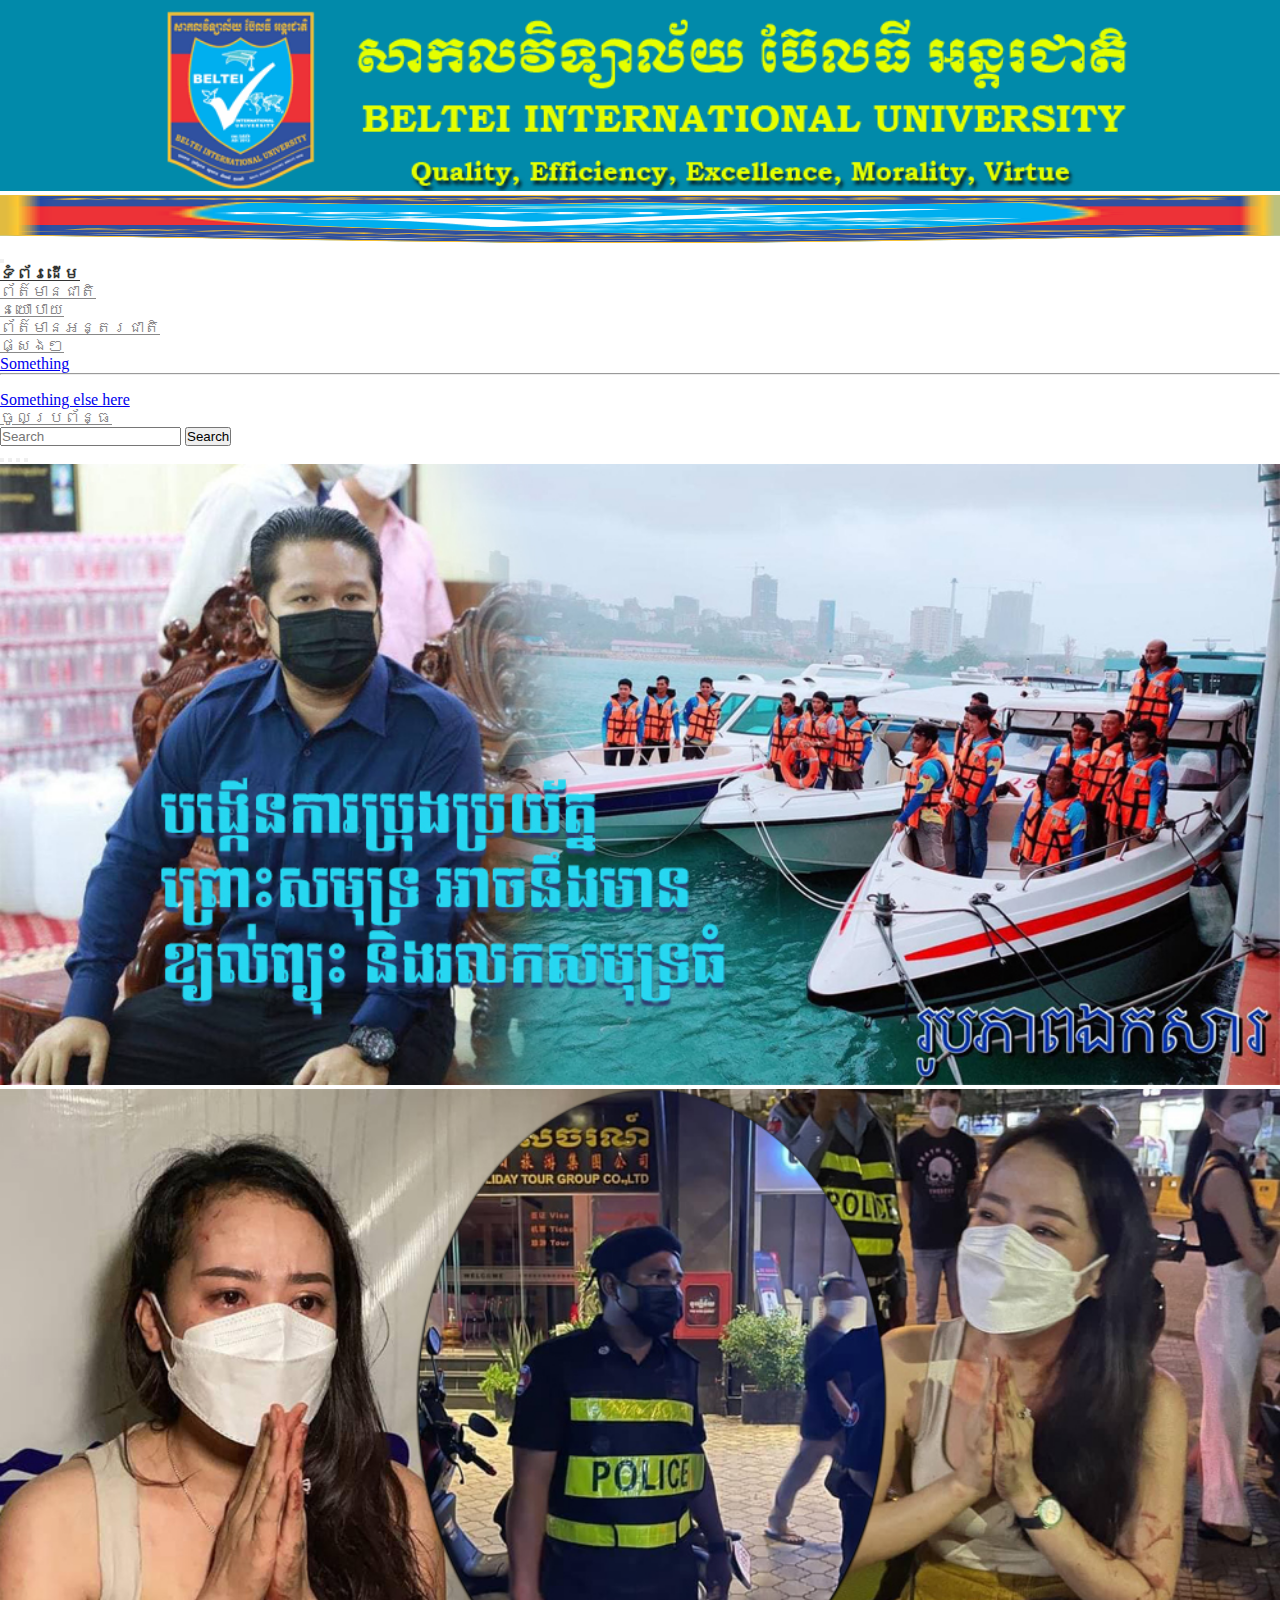
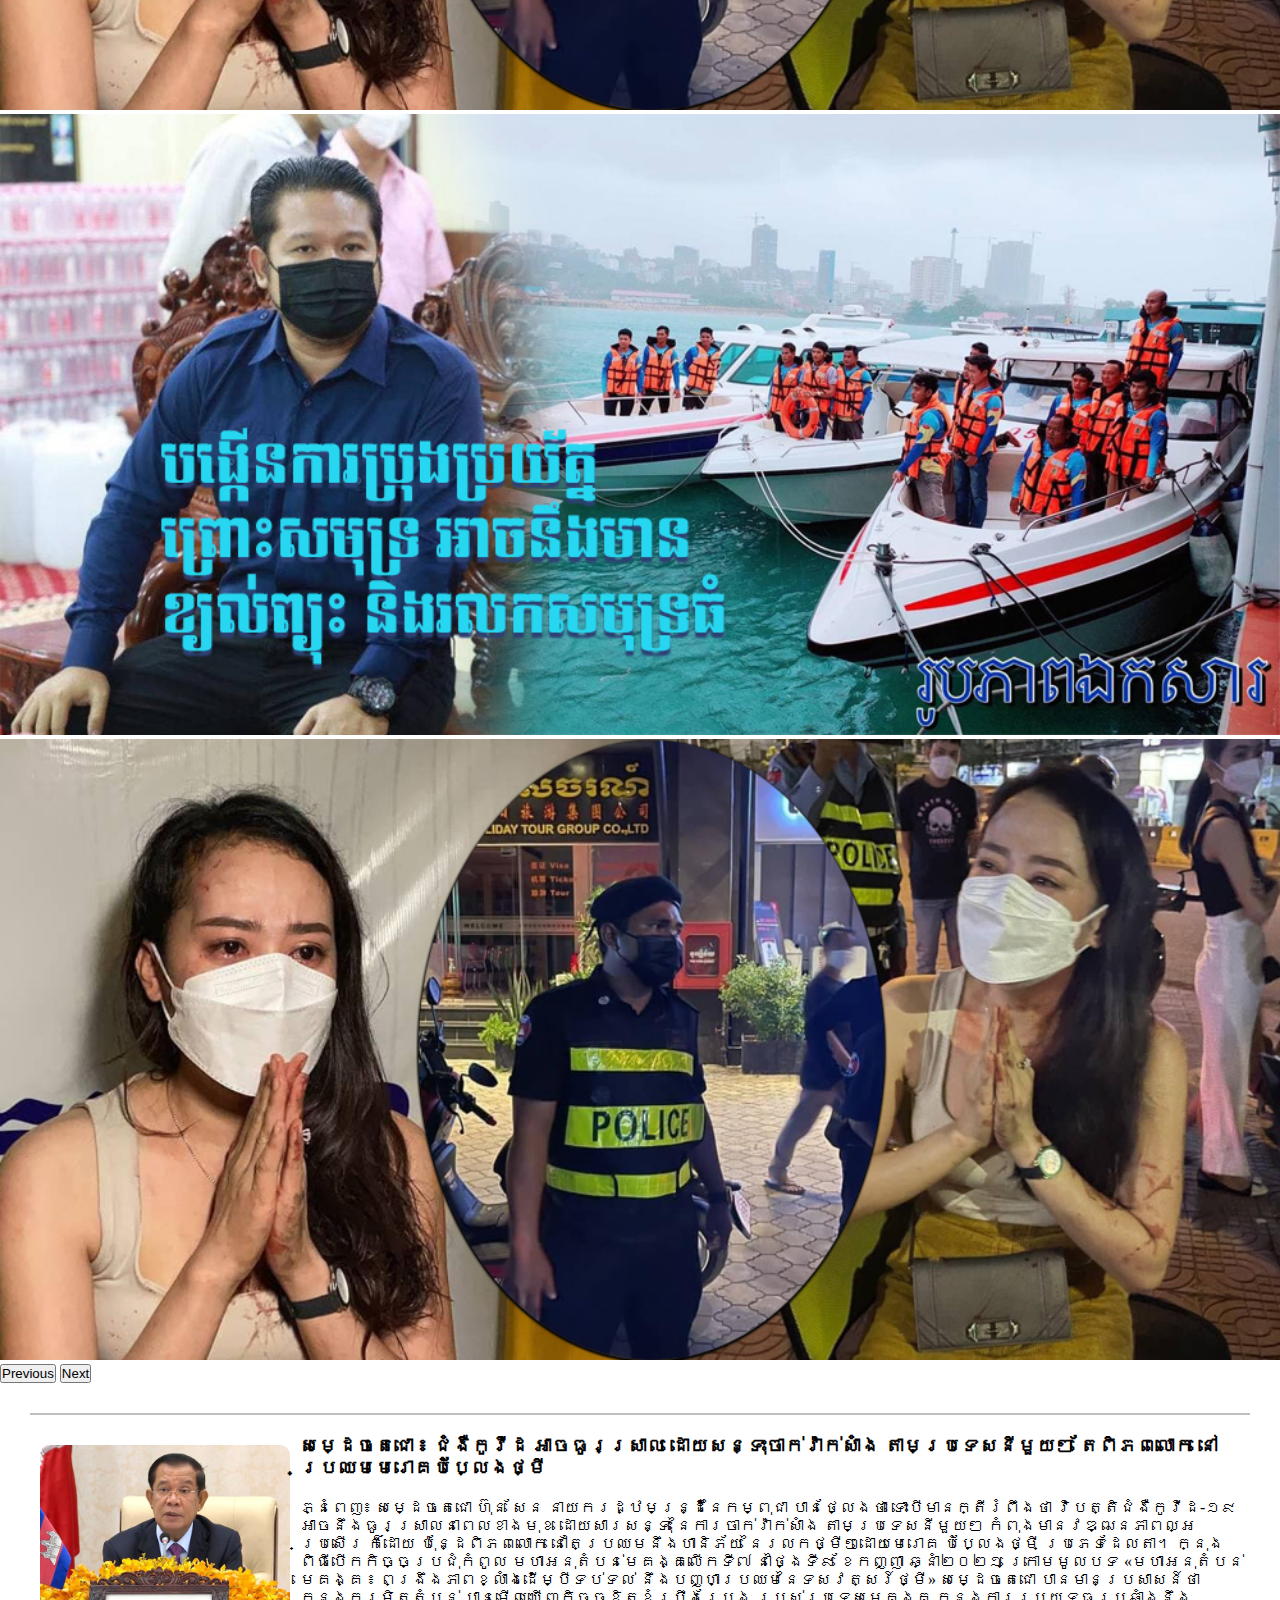
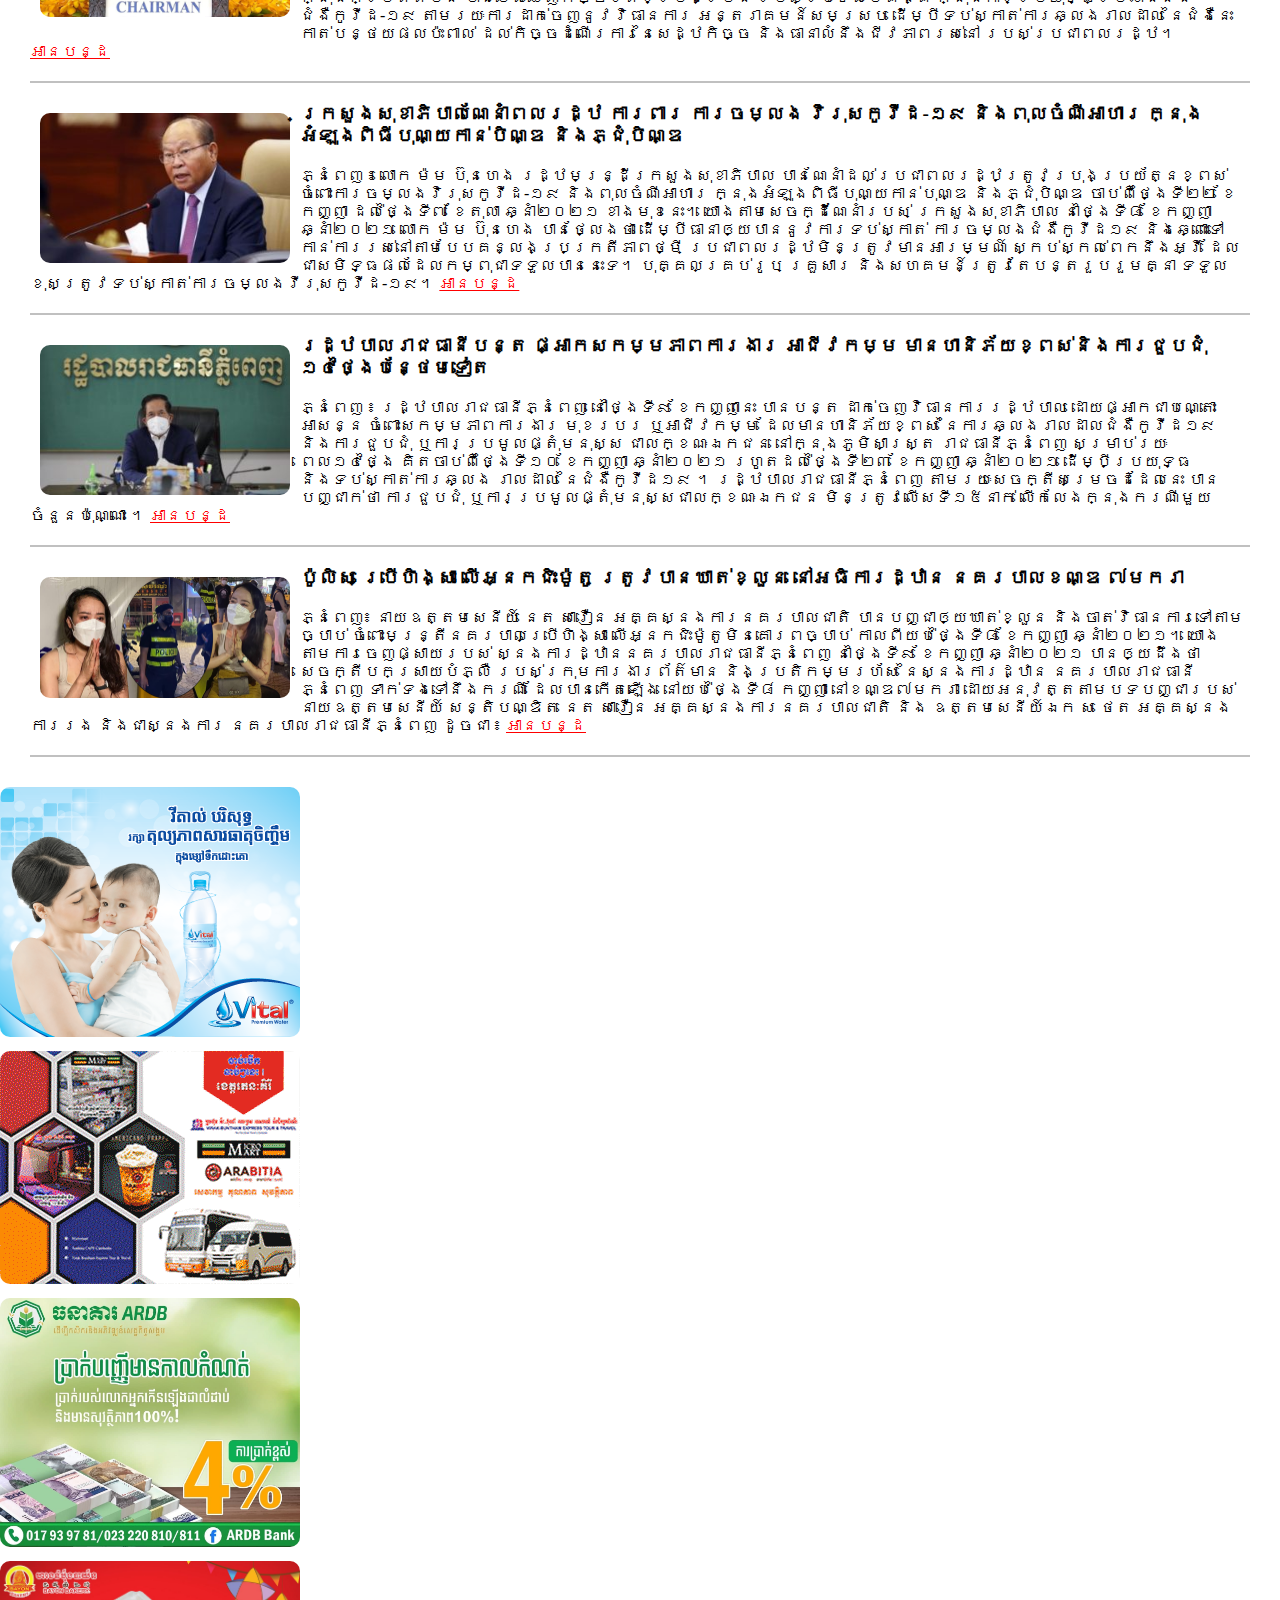
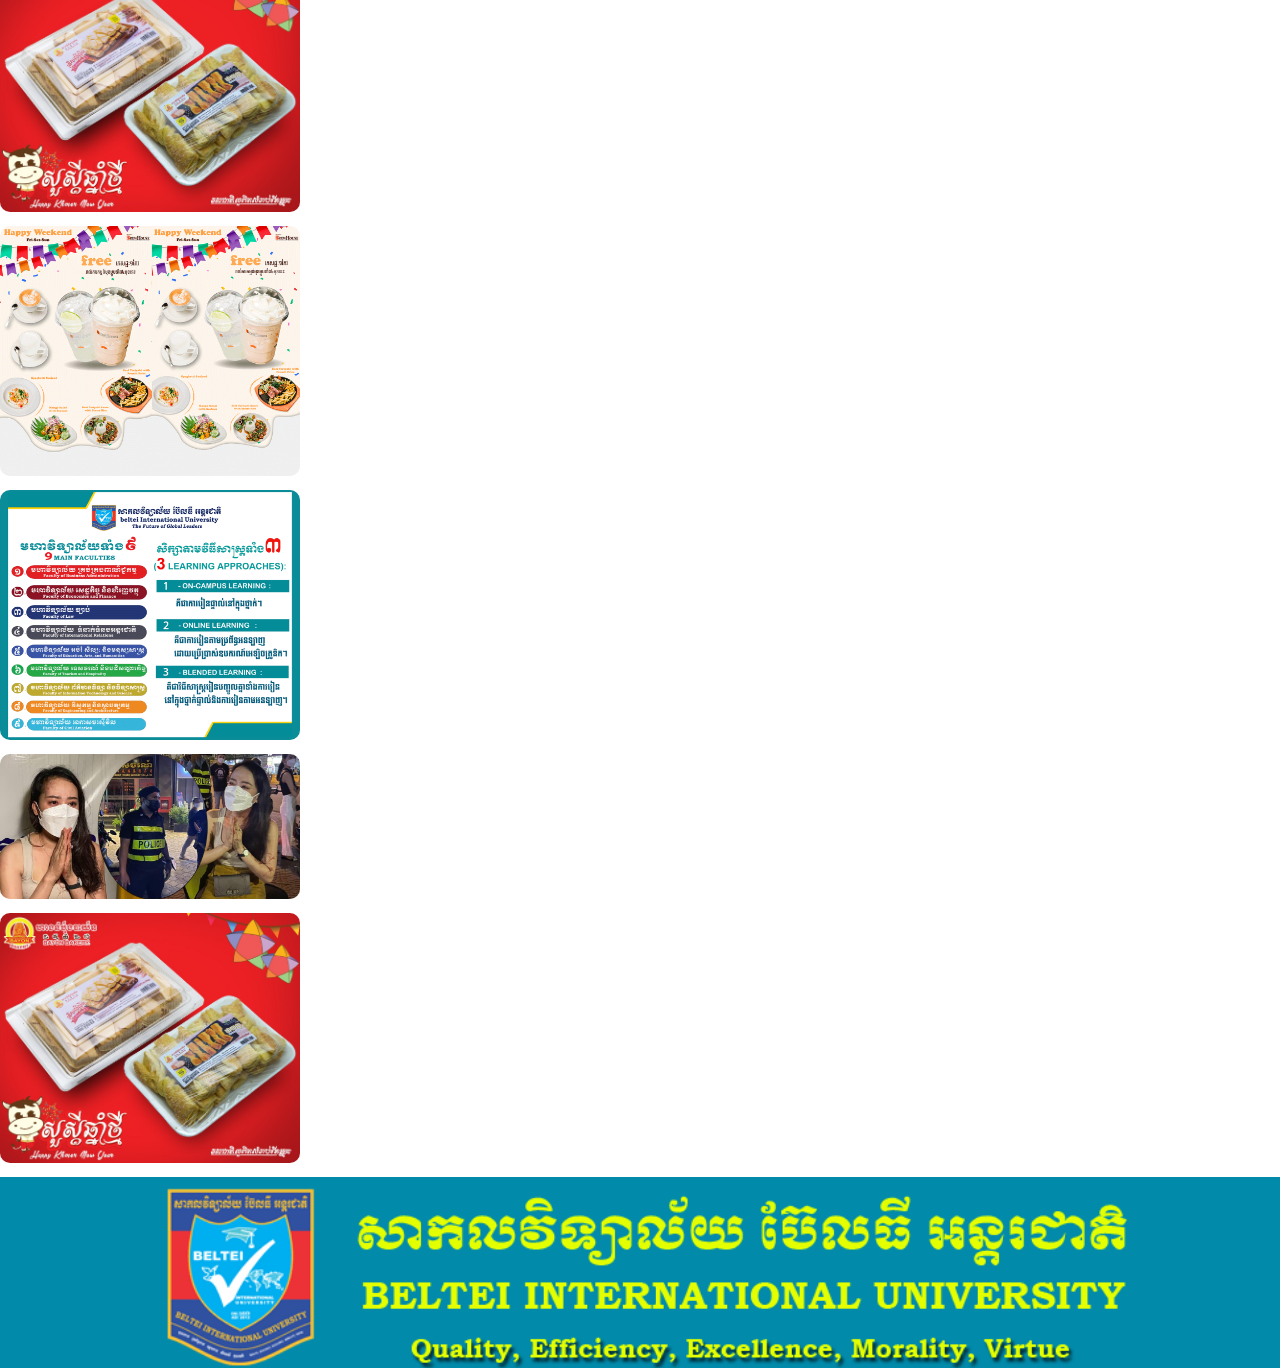
<file: Beltei/Semi-final/index.html>
<!DOCTYPE html>
<html lang="en">

<head>
    <meta charset="UTF-8">
    <meta http-equiv="X-UA-Compatible" content="IE=edge">
    <meta name="viewport" content="width=device-width, initial-scale=1.0">
    <title>Beltei News</title>
    <link href="https://cdn.jsdelivr.net/npm/bootstrap@5.1.1/dist/css/bootstrap.min.css" rel="stylesheet"
        integrity="sha384-F3w7mX95PdgyTmZZMECAngseQB83DfGTowi0iMjiWaeVhAn4FJkqJByhZMI3AhiU" crossorigin="anonymous">
    <link rel="stylesheet" href="css/all.css">
    <link rel="stylesheet" href="css/style.css">
</head>

<body>
    <div class="container">
        <div class="row">
            <header class="header">
                <img src="images/BELTEI_international_university_logo.png" alt="">
            </header>
        </div>

        <div class="row">
            <nav class="navbar navbar-expand-lg navbar-light bg-white">
                <div class="container-fluid">
                    <a class="navbar-brand" href="#"><img src="images/LogoBeltei.png" alt=""></a>
                    <button class="navbar-toggler" type="button" data-bs-toggle="collapse"
                        data-bs-target="#navbarSupportedContent" aria-controls="navbarSupportedContent"
                        aria-expanded="false" aria-label="Toggle navigation">
                        <span class="navbar-toggler-icon"></span>
                    </button>
                    <div class="collapse navbar-collapse" id="navbarSupportedContent">
                        <ul class="navbar-nav me-auto mb-2 mb-lg-0">
                            <li class="nav-item">
                                <a class="nav-link active" aria-current="page" href="#">ទំព័រដើម</a>
                            </li>
                            <li class="nav-item">
                                <a class="nav-link" href="#">ព័ត៌មានជាតិ</a>
                            </li>
                            <li class="nav-item">
                                <a class="nav-link" href="#">នយោបាយ</a>
                            </li>
                            <li class="nav-item">
                                <a class="nav-link" href="#">ព័ត៌មានអន្តរជាតិ</a>
                            </li>
                            <li class="nav-item dropdown">
                                <a class="nav-link dropdown-toggle" href="#" id="navbarDropdown" role="button"
                                    data-bs-toggle="dropdown" aria-expanded="false">
                                    ផ្សេងៗ
                                </a>
                                <ul class="dropdown-menu" aria-labelledby="navbarDropdown">
                                    <li><a class="dropdown-item" href="#">Something</a></li>
                                    <li>
                                        <hr class="dropdown-divider">
                                    </li>
                                    <li><a class="dropdown-item" href="#">Something else here</a></li>
                                </ul>
                            </li>
                            <li class="nav-item">
                                <a class="nav-link" href="#">ចូលប្រព័ន្ធ</a>
                            </li>
                        </ul>
                        <form class="d-flex">
                            <input class="form-control me-2" type="search" placeholder="Search" aria-label="Search">
                            <button class="btn btn-outline-success" type="submit">Search</button>
                        </form>
                    </div>
                </div>
            </nav>
        </div>

        <div class="row">
            <section class="slideshow">
                <div id="carouselExampleIndicators" class="carousel slide" data-bs-ride="carousel">
                    <div class="carousel-indicators">
                        <button type="button" data-bs-target="#carouselExampleIndicators" data-bs-slide-to="0"
                            class="active" aria-current="true" aria-label="Slide 1"></button>
                        <button type="button" data-bs-target="#carouselExampleIndicators" data-bs-slide-to="1"
                            aria-label="Slide 2"></button>
                        <button type="button" data-bs-target="#carouselExampleIndicators" data-bs-slide-to="2"
                            class="active" aria-current="true" aria-label="Slide 1"></button>
                        <button type="button" data-bs-target="#carouselExampleIndicators" data-bs-slide-to="3"
                            aria-label="Slide 2"></button>
                    </div>
                    <div class="carousel-inner">
                        <div class="carousel-item active">
                            <img src="Ads/1.jpg" class="img-fluid d-block w-100" alt="...">
                        </div>
                        <div class="carousel-item">
                            <img src="Ads/2.jpg" class="img-fluid d-block w-100" alt="...">
                        </div>
                        <div class="carousel-item">
                            <img src="Ads/1.jpg" class="img-fluid d-block w-100" alt="...">
                        </div>
                        <div class="carousel-item">
                            <img src="Ads/2.jpg" class="img-fluid d-block w-100" alt="...">
                        </div>
                    </div>
                    <button class="carousel-control-prev" type="button" data-bs-target="#carouselExampleIndicators"
                        data-bs-slide="prev">
                        <span class="carousel-control-prev-icon" aria-hidden="true"></span>
                        <span class="visually-hidden">Previous</span>
                    </button>
                    <button class="carousel-control-next" type="button" data-bs-target="#carouselExampleIndicators"
                        data-bs-slide="next">
                        <span class="carousel-control-next-icon" aria-hidden="true"></span>
                        <span class="visually-hidden">Next</span>
                    </button>
                </div>
            </section>
        </div>


        <div class="row">
            <main class="main">
                <section class="news-block">
                    <img src="News/326.jpg" alt="">
                    <h1>សម្ដេចតេជោ ៖ ជំងឺកូវីដ អាចធូរស្រាល ដោយសន្ទុះចាក់វ៉ាក់សាំង តាមប្រទេសនីមួយៗ តែពិភពលោក
                        នៅប្រឈមមេរោគបំប្លែងថ្មី</h1>
                    <p>ភ្នំពេញ៖ សម្ដេចតេជោ ហ៊ុន សែន នាយករដ្ឋមន្ដ្រីនៃកម្ពុជា បានថ្លែងថា
                        ទោះបីមានក្តីរំពឹងថា វិបត្តិជំងឺកូវីដ-១៩ អាចនឹងធូរស្រាលនាពេលខាងមុខ ដោយសារសន្ទុះ
                        នៃការចាក់វ៉ាក់សាំង
                        តាមប្រទេសនីមួយៗ កំពុងមានវឌ្ឍនភាពល្អប្រសើរ ក៏ដោយ ប៉ុន្ដែពិភពលោក នៅតែប្រឈមនឹងហានិភ័យ
                        នៃរលកថ្មីៗដោយមេរោគ
                        បំប្លែងថ្មី ប្រភេទដែលតា។
                        ក្នុងពិធីបើកកិច្ចប្រជុំកំពូល មហាអនុតំបន់មេគង្គលើកទី៧ នាថ្ងៃទី៩ ខែកញ្ញា ឆ្នាំ២០២១ ក្រោមមូលបទ
                        «មហាអនុតំបន់មេគង្គ ៖
                        ពង្រឹងភាពខ្លាំងដើម្បីទប់ទល់ នឹងបញ្ហាប្រឈមនៃទសវត្សរ៍ថ្មី» សម្ដេចតេជោ បានមានប្រសាសន៍ថា
                        ក្នុងកម្រិតតំបន់
                        បានមើលឃើញកិច្ចខិតខំប្រឹងប្រែង របស់ប្រទេសមេគង្គ ក្នុងការប្រយុទ្ធប្រឆាំងនឹងជំងឺកូវីដ-១៩
                        តាមរយៈការដាក់ចេញនូវវិធានការ អន្តរាគមន៍សមស្រប ដើម្បីទប់ស្កាត់ការឆ្លងរាលដាល នៃជំងឺនេះ
                        កាត់បន្ថយផលប៉ះពាល់
                        ដល់កិច្ចដំណើរការនៃសេដ្ឋកិច្ច និងធានាលំនឹងជីវភាពរស់នៅ របស់ប្រជាពលរដ្ឋ។ <a href="#">អានបន្ដ</a>
                    </p>
                </section>
                <section class="news-block">
                    <img src="News/photo_2021-09-08_21-22-24-300x180.jpg" alt="">
                    <h1>ក្រសួងសុខាភិបាលណែនាំពលរដ្ឋ ការពារ ការចម្លង វិរុសកូវីដ-១៩ និងពុលចំណីអាហារ
                        ក្នុងអំឡុងពិធីបុណ្យកាន់បិណ្ឌ និងភ្ជុំបិណ្ឌ</h1>
                    <p>ភ្នំពេញ ៖ លោក ម៉ម ប៊ុនហេង រដ្ឋមន្ដ្រីក្រសួងសុខាភិបាល
                        បានណែនាំដល់ប្រជាពលរដ្ឋត្រូវប្រុងប្រយ័ត្នខ្ពស់
                        ចំពោះការចម្លងវិរុសកូវីដ-១៩ និងពុលចំណីអាហារ ក្នុងអំឡុងពិធីបុណ្យកាន់បុណ្ឌ និងភ្ជុំបិណ្ឌ
                        ចាប់ពីថ្ងៃទី២២ ខែកញ្ញា
                        ដល់ថ្ងៃទី៧ ខែតុលា ឆ្នាំ២០២១ ខាងមុខនេះ។
                        យោងតាមសេចក្ដីណែនាំរបស់ ក្រសួងសុខាភិបាល នាថ្ងៃទី៨ ខែកញ្ញា ឆ្នាំ២០២១ លោក ម៉ម ប៊ុនហេង
                        បានថ្លែងថា
                        ដើម្បីធានាឲ្យបាននូវការទប់ស្កាត់ ការចម្លងជំងឺកូវីដ១៩
                        និងឆ្ពោះទៅកាន់ការរស់នៅតាមបែបគន្លងប្រក្រតីភាពថ្មី
                        ប្រជាពលរដ្ឋមិនត្រូវមានអារម្មណ៍ ស្កប់ស្កល់ពេកនឹងអ្វី ដែលជាសមិទ្ធផលដែលកម្ពុជាទទួលបាននេះទេ។
                        បុគ្គលគ្រប់រូប គ្រួសារ
                        និងសហគមន៍ត្រូវតែបន្តរួបរួមគ្នា ទទួលខុសត្រូវទប់ស្កាត់ការចម្លងវីរុសកូវីដ-១៩។ <a
                            href="#">អានបន្ដ</a></p>
                </section>

                <section class="news-block">
                    <img src="News/photo_2021-09-09_11-42-37-300x180.jpg" alt="">
                    <h1>រដ្ឋបាលរាជធានីបន្ត ផ្អាកសកម្មភាពការងារ អាជីវកម្ម មានហានិភ័យខ្ពស់និងការជួបជុំ ១៤ថ្ងៃបន្ថែមទៀត
                    </h1>
                    <p>ភ្នំពេញ ៖ រដ្ឋបាលរាជធានីភ្នំពេញ នៅថ្ងៃទី៩ ខែកញ្ញានេះ បានបន្ត
                        ដាក់ចេញវិធានការរដ្ឋបាល ដោយផ្អាកជាបណ្តោះអាសន្ន ចំពោះសកម្មភាពការងារ មុខរបរ ឬអាជីវកម្ម
                        ដែលមានហានិភ័យខ្ពស់
                        នៃការឆ្លងរាលដាលជំងឺកូវីដ១៩ និងការជួបជុំ ឬការប្រមូលផ្តុំមនុស្ស ជាលក្ខណៈឯកជន
                        នៅក្នុងភូមិសាស្រ្ត
                        រាជធានីភ្នំពេញ
                        សម្រាប់រយៈពេល១៤ថ្ងៃ គិតចាប់ពីថ្ងៃទី១០ ខែកញ្ញា ឆ្នាំ២០២១ រហូតដល់ថ្ងៃទី២៣ ខែកញ្ញា ឆ្នាំ២០២១
                        ដើម្បីប្រយុទ្ធ
                        និងទប់ស្កាត់ការឆ្លង រាលដាល នៃជំងឺកូវីដ១៩ ។
                        រដ្ឋបាលរាជធានីភ្នំពេញ តាមរយៈសេចក្តីសម្រេចដដែលនេះ បានបញ្ជាក់ថា ការជួបជុំ
                        ឬការប្រមូលផ្តុំមនុស្សជាលក្ខណៈឯកជន
                        មិនត្រូវលើសទី១៥នាក់ លើកលែងក្នុងករណីមួយចំនួនប៉ុណ្ណោះ ។ <a href="#">អានបន្ដ</a></p>
                </section>

                <section class="news-block">
                    <img src="News/301-1.jpg" alt="">
                    <h1>ប៉ូលិស ប្រើហិង្សា លើអ្នកជិះម៉ូតូ ត្រូវបានឃាត់ខ្លួន នៅអធិការដ្ឋាន នគរបាលខណ្ឌ ៧មករា</h1>
                    <p>ភ្នំពេញ៖ នាយឧត្តមសេនីយ៍ នេត សាវឿន អគ្គស្នងការនគរបាលជាតិ បានបញ្ជាឲ្យឃាត់ខ្លួន
                        និងចាត់វិធានការទៅតាមច្បាប់ ចំពោះមន្ត្រីនគរបាលប្រើហិង្សា លើអ្នកជិះម៉ូតូមិនគោរពច្បាប់
                        កាលពីយប់ថ្ងៃទី៨ ខែកញ្ញា
                        ឆ្នាំ២០២១។
                        យោងតាមការចេញផ្សាយរបស់ ស្នងការដ្ឋាននគរបាលរាជធានីភ្នំពេញ នាថ្ងៃទី៩ ខែកញ្ញា ឆ្នាំ២០២១
                        បានឲ្យដឹងថា
                        សេចក្តីបកស្រាយបំភ្លឺ របស់ក្រុមការងារព័ត៌មាន និងប្រតិកម្មរហ័ស នៃស្នងការដ្ឋាន
                        នគរបាលរាជធានីភ្នំពេញ
                        ទាក់ទងទៅនឹងករណី
                        ដែលបានកើតឡើង នៅយប់ថ្ងៃទី៨ កញ្ញា នៅខណ្ឌ៧មករា ដោយអនុវត្តតាមបទបញ្ជារបស់ នាយឧត្តមសេនីយ៍
                        សន្តិបណ្ឌិត
                        នេត សាវឿន
                        អគ្គស្នងការនគរបាលជាតិ និង ឧត្តមសេនីយ៍ឯក ស ថេត អគ្គស្នងការរង និងជាស្នងការ
                        នគរបាលរាជធានីភ្នំពេញ
                        ដូចជា ៖ <a href="#">អានបន្ដ</a></p>
                </section>
            </main>

            <aside class="aside aside-1">
                <div class="ads-con">
                    <img src="Ads/05.png" alt="">
                </div>
                <div class="ads-con">
                    <img src="Ads/2-4.gif" alt="">
                </div>
                <div class="ads-con">
                    <img src="Ads/235-1.jpg" alt="">
                </div>
                <div class="ads-con">
                    <img src="Ads/852.jpg" alt="">
                </div>
            </aside>

            <aside class="aside aside-2">
                <div class="ads-con">
                    <img src="Ads/Brewhouse1080.gif" alt="">
                </div>
                <div class="ads-con">
                    <img src="Ads/Beltei1080.gif" alt="">
                </div>
                <div class="ads-con">
                    <img src="Ads/2.jpg" alt="">
                </div>
                <div class="ads-con">
                    <img src="Ads/852.jpg" alt="">
                </div>
            </aside>
        </div>

        <div class="row">
            <footer class="footer">
                <img src="images/BELTEI_international_university_logo.png" alt="">
            </footer>
        </div>
    </div>

    <section class="mobile-nav">
        <div class="icon"><i class="far fa-search fa-2x"></i></div>
        <div class="icon"><i class="fas fa-pencil fa-2x"></i></div>
        <div class="icon"><i class="fas fa-user-crown fa-2x"></i></div>
        <div class="icon"><i class="fad fa-box-alt fa-2x"></i></div>
        <div class="icon"><i class="far fa-envelope-square fa-2x"></i></div>
    </section>

    <script src="https://cdn.jsdelivr.net/npm/bootstrap@5.1.1/dist/js/bootstrap.bundle.min.js"
        integrity="sha384-/bQdsTh/da6pkI1MST/rWKFNjaCP5gBSY4sEBT38Q/9RBh9AH40zEOg7Hlq2THRZ"
        crossorigin="anonymous"></script>
</body>

</html>
</file>
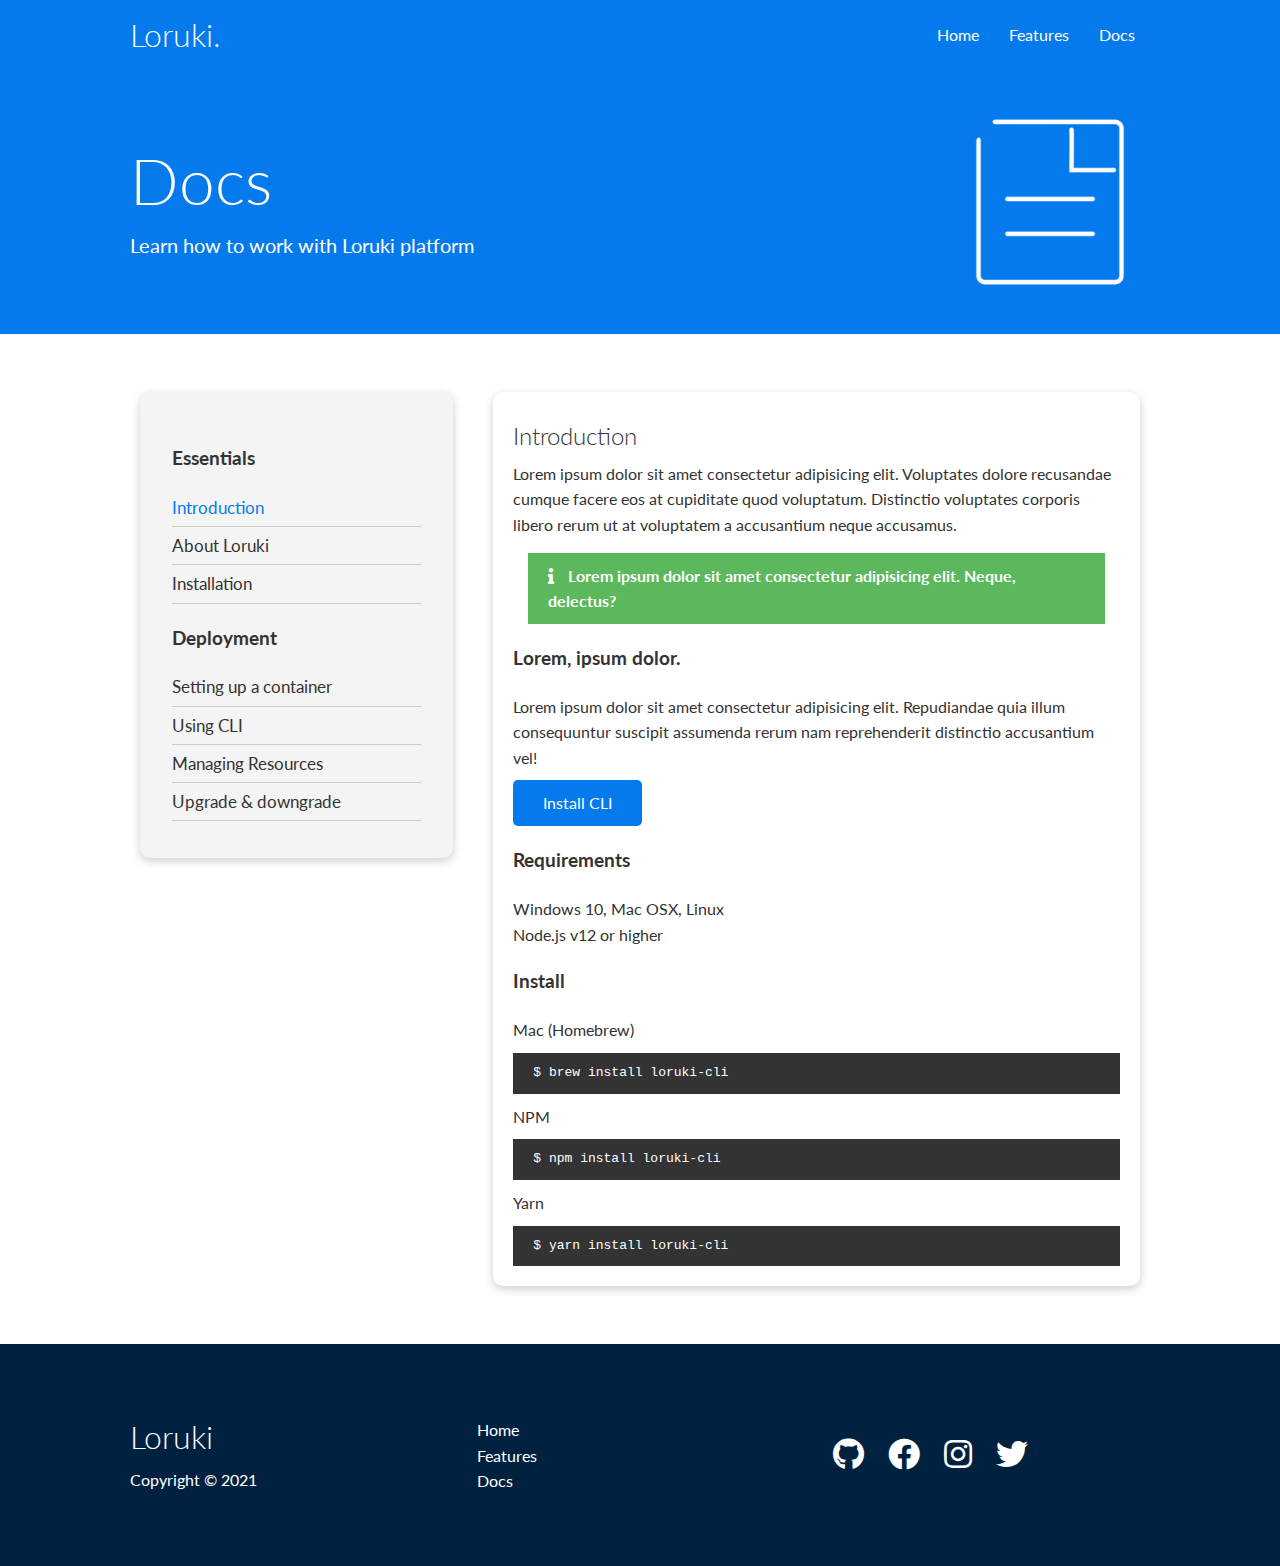
<file: Loruki/docs.html>
<!DOCTYPE html>
<html lang="en">

<head>
    <meta charset="UTF-8">
    <meta http-equiv="X-UA-Compatible" content="IE=edge">
    <meta name="viewport" content="width=device-width, initial-scale=1.0">
    <link rel="stylesheet" href="https://cdnjs.cloudflare.com/ajax/libs/font-awesome/5.15.4/css/all.min.css"
        integrity="sha512-1ycn6IcaQQ40/MKBW2W4Rhis/DbILU74C1vSrLJxCq57o941Ym01SwNsOMqvEBFlcgUa6xLiPY/NS5R+E6ztJQ=="
        crossorigin="anonymous" referrerpolicy="no-referrer" />
    <link rel="stylesheet" href="css/utilities.css">
    <link rel="stylesheet" href="css/style.css">
    <title>Loruki | Cloud Hosting For Everyone</title>
</head>

<body>
    <!-- Navbar -->
    <div class="navbar">
        <div class="container flex">
            <h1 class="logo">Loruki.</h1> <!-- Pongsifu. -->
            <nav>
                <ul>
                    <li><a href="index.html">Home</a></li>
                    <li><a href="features.html">Features</a></li>
                    <li><a href="docs.html">Docs</a></li>
                </ul>
            </nav>
        </div>
    </div>

    <!-- Head -->
    <section class="docs-head bg-primary py-3">
        <div class="container grid">
            <div>
                <h1 class="xl">Docs</h1>
                <p class="lead">Learn how to work with Loruki platform</p>
            </div>
            <img src="images/docs.png" alt="">
        </div>
    </section>

    <!-- Docs main -->
    <section class="docs-main my-4">
        <div class="container grid">
            <div class="card bg-light p-3">
                <h3 class="my-2">Essentials</h3>
                <nav>
                    <ul>
                        <li><a class="text-primary" href="#">Introduction</a></li>
                        <li><a href="#">About Loruki</a></li>
                        <li><a href="#">Installation</a></li>
                    </ul>
                </nav>

                <h3 class="my-2">Deployment</h3>
                <nav>
                    <ul>
                        <li><a href="#">Setting up a container</a></li>
                        <li><a href="#">Using CLI</a></li>
                        <li><a href="#">Managing Resources</a></li>
                        <li><a href="#">Upgrade & downgrade</a></li>
                    </ul>
                </nav>
            </div>

            <div class="card">
                <h2>Introduction</h2>
                <p>Lorem ipsum dolor sit amet consectetur adipisicing elit. Voluptates dolore recusandae cumque facere
                    eos at cupiditate quod voluptatum. Distinctio voluptates corporis libero rerum ut at voluptatem a
                    accusantium neque accusamus.</p>

                <div class="alert alert-success">
                    <i class="fas fa-info"></i>
                    Lorem ipsum dolor sit amet consectetur adipisicing elit. Neque, delectus?
                </div>

                <h3>Lorem, ipsum dolor.</h3>
                <p>Lorem ipsum dolor sit amet consectetur adipisicing elit. Repudiandae quia illum consequuntur suscipit assumenda rerum nam reprehenderit distinctio accusantium vel!</p>
                <a href="#" class="btn btn-primary">Install CLI</a>
                
                <h3>Requirements</h3>
                <ul>
                    <li>Windows 10, Mac OSX, Linux</li>
                    <li>Node.js v12 or higher</li>
                </ul>

                <h3>Install</h3>
                <p>Mac (Homebrew)</p>
                <pre><code>$ brew install loruki-cli</code></pre>
                <p>NPM</p>
                <pre><code>$ npm install loruki-cli</code></pre>
                <p>Yarn</p>
                <pre><code>$ yarn install loruki-cli</code></pre>
            </div>
        </div>
    </section>

    <!-- Footer -->
    <footer class="footer bg-dark py-5">
        <div class="container grid grid-3">
            <div>
                <h1>Loruki</h1>
                <p>Copyright &copy; 2021</p>
            </div>
            <nav>
                <ul>
                    <li><a href="index.html">Home</a></li>
                    <li><a href="features.html">Features</a></li>
                    <li><a href="docs.html">Docs</a></li>
                </ul>
            </nav>
            <div class="social">
                <a href=""><i class="fab fa-github fa-2x"></i></a>
                <a href=""><i class="fab fa-facebook fa-2x"></i></a>
                <a href=""><i class="fab fa-instagram fa-2x"></i></a>
                <a href=""><i class="fab fa-twitter fa-2x"></i></a>
            </div>
        </div>
    </footer>
</body>

</html>
</file>
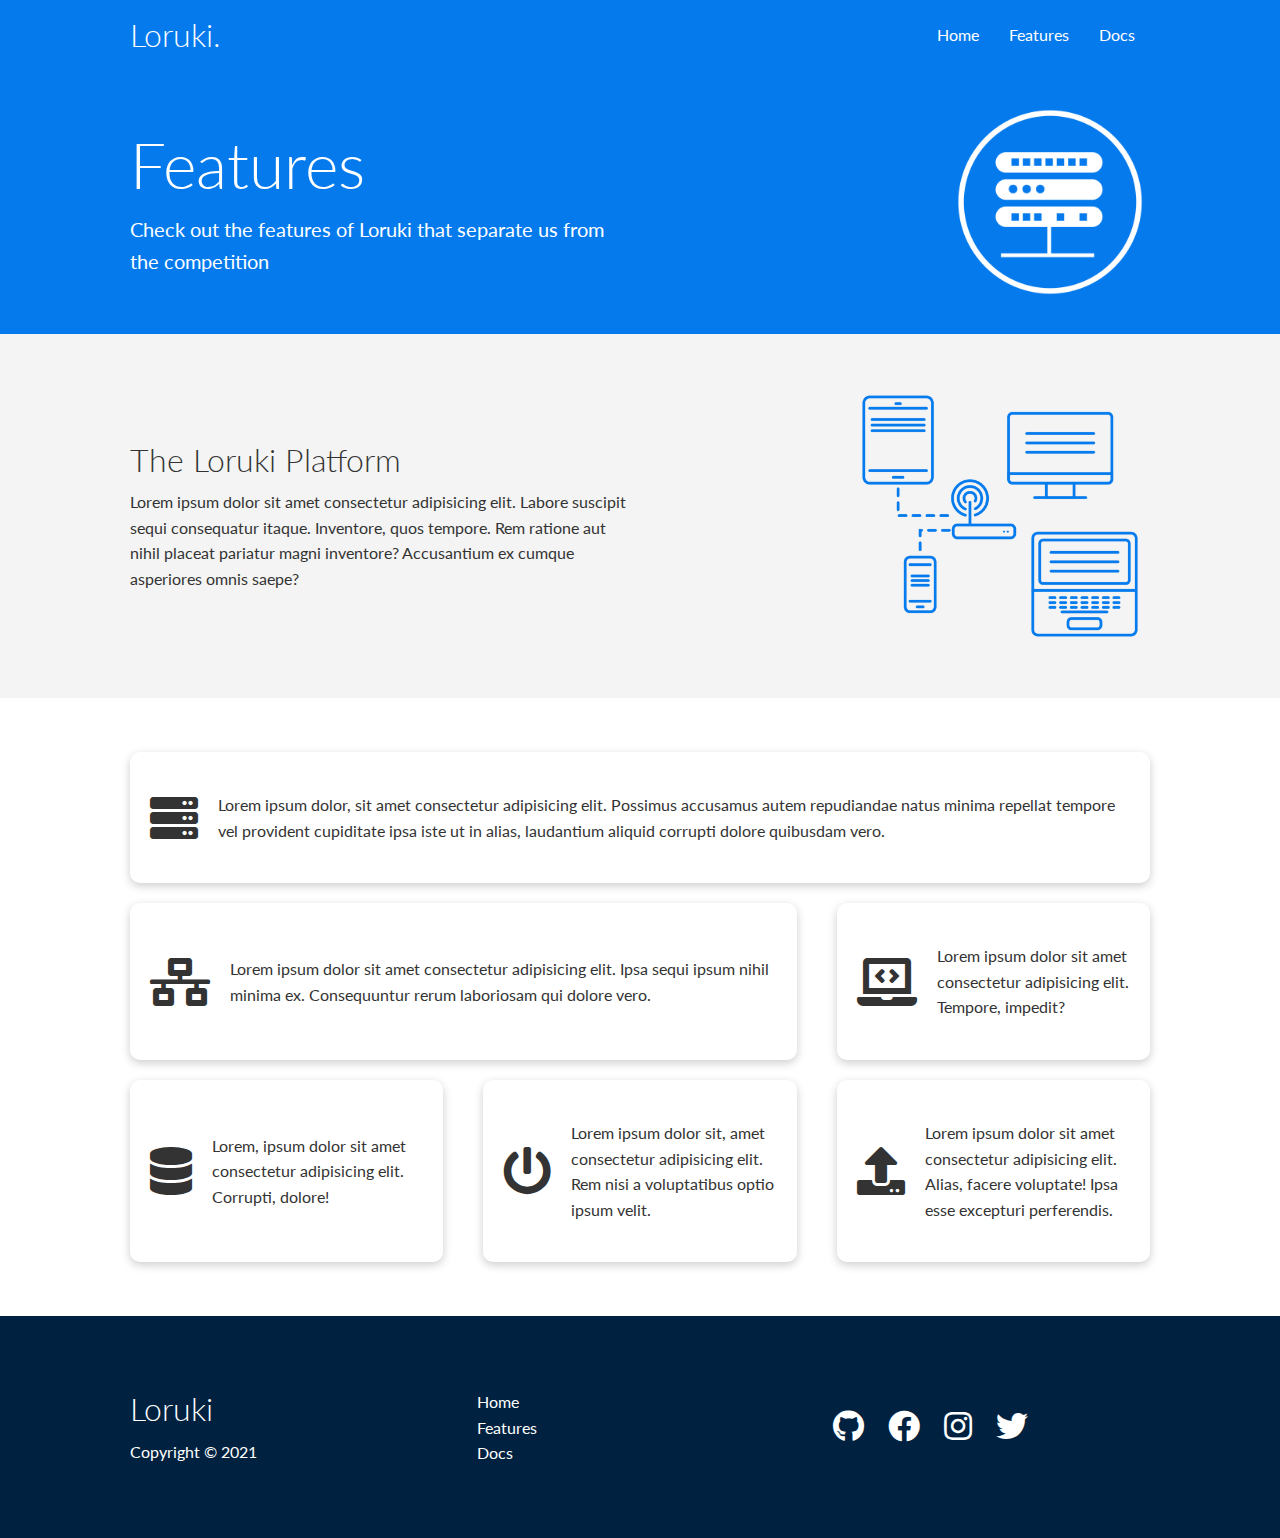
<file: Loruki/features.html>
<!DOCTYPE html>
<html lang="en">

<head>
    <meta charset="UTF-8">
    <meta http-equiv="X-UA-Compatible" content="IE=edge">
    <meta name="viewport" content="width=device-width, initial-scale=1.0">
    <link rel="stylesheet" href="https://cdnjs.cloudflare.com/ajax/libs/font-awesome/5.15.4/css/all.min.css"
        integrity="sha512-1ycn6IcaQQ40/MKBW2W4Rhis/DbILU74C1vSrLJxCq57o941Ym01SwNsOMqvEBFlcgUa6xLiPY/NS5R+E6ztJQ=="
        crossorigin="anonymous" referrerpolicy="no-referrer" />
    <link rel="stylesheet" href="css/utilities.css">
    <link rel="stylesheet" href="css/style.css">
    <title>Loruki | Cloud Hosting For Everyone</title>
</head>

<body>
    <!-- Navbar -->
    <div class="navbar">
        <div class="container flex">
            <h1 class="logo">Loruki.</h1> <!-- Pongsifu. -->
            <nav>
                <ul>
                    <li><a href="index.html">Home</a></li>
                    <li><a href="features.html">Features</a></li>
                    <li><a href="docs.html">Docs</a></li>
                </ul>
            </nav>
        </div>
    </div>

    <!-- Head -->
    <section class="features-head bg-primary py-3">
        <div class="container grid">
            <div>
                <h1 class="xl">Features</h1>
                <p class="lead">Check out the features of Loruki that separate us from the competition</p>
            </div>
            <img src="images/server.png" alt="">
        </div>
    </section>

    <!-- Sub head -->
    <section class="features-sub-head bg-light py-3">
        <div class="container grid">
            <div>
                <h1 class="md">The Loruki Platform</h1>
                <p>Lorem ipsum dolor sit amet consectetur adipisicing elit. Labore suscipit sequi consequatur itaque. Inventore, quos tempore. Rem ratione aut nihil placeat pariatur magni inventore? Accusantium ex cumque asperiores omnis saepe?</p>
            </div>
            <img src="images/server2.png" alt="">
        </div>
    </section>

    <section class="features-main my-2">
        <div class="container grid grid-3">
            <div class="card flex">
                <i class="fas fa-server fa-3x"></i>
                <p>Lorem ipsum dolor, sit amet consectetur adipisicing elit. Possimus accusamus autem repudiandae natus minima repellat tempore vel provident cupiditate ipsa iste ut in alias, laudantium aliquid corrupti dolore quibusdam vero.</p>
            </div>
            <div class="card flex">
                <i class="fas fa-network-wired fa-3x"></i>
                <p>Lorem ipsum dolor sit amet consectetur adipisicing elit. Ipsa sequi ipsum nihil minima ex. Consequuntur rerum laboriosam qui dolore vero.</p>
            </div>
            <div class="card flex">
                <i class="fas fa-laptop-code fa-3x"></i>
                <p>Lorem ipsum dolor sit amet consectetur adipisicing elit. Tempore, impedit?</p>
            </div>
            <div class="card flex">
                <i class="fas fa-database fa-3x"></i>
                <p>Lorem, ipsum dolor sit amet consectetur adipisicing elit. Corrupti, dolore!</p>
            </div>
            <div class="card flex">
                <i class="fas fa-power-off fa-3x"></i>
                <p>Lorem ipsum dolor sit, amet consectetur adipisicing elit. Rem nisi a voluptatibus optio ipsum velit.</p>
            </div>
            <div class="card flex">
                <i class="fas fa-upload fa-3x"></i>
                <p>Lorem ipsum dolor sit amet consectetur adipisicing elit. Alias, facere voluptate! Ipsa esse excepturi perferendis.</p>
            </div>
        </div>
    </section>

    <!-- Footer -->
    <footer class="footer bg-dark py-5">
        <div class="container grid grid-3">
            <div>
                <h1>Loruki</h1>
                <p>Copyright &copy; 2021</p>
            </div>
            <nav>
                <ul>
                    <li><a href="index.html">Home</a></li>
                    <li><a href="features.html">Features</a></li>
                    <li><a href="docs.html">Docs</a></li>
                </ul>
            </nav>
            <div class="social">
                <a href=""><i class="fab fa-github fa-2x"></i></a>
                <a href=""><i class="fab fa-facebook fa-2x"></i></a>
                <a href=""><i class="fab fa-instagram fa-2x"></i></a>
                <a href=""><i class="fab fa-twitter fa-2x"></i></a>
            </div>
        </div>
    </footer>
</body>

</html>
</file>
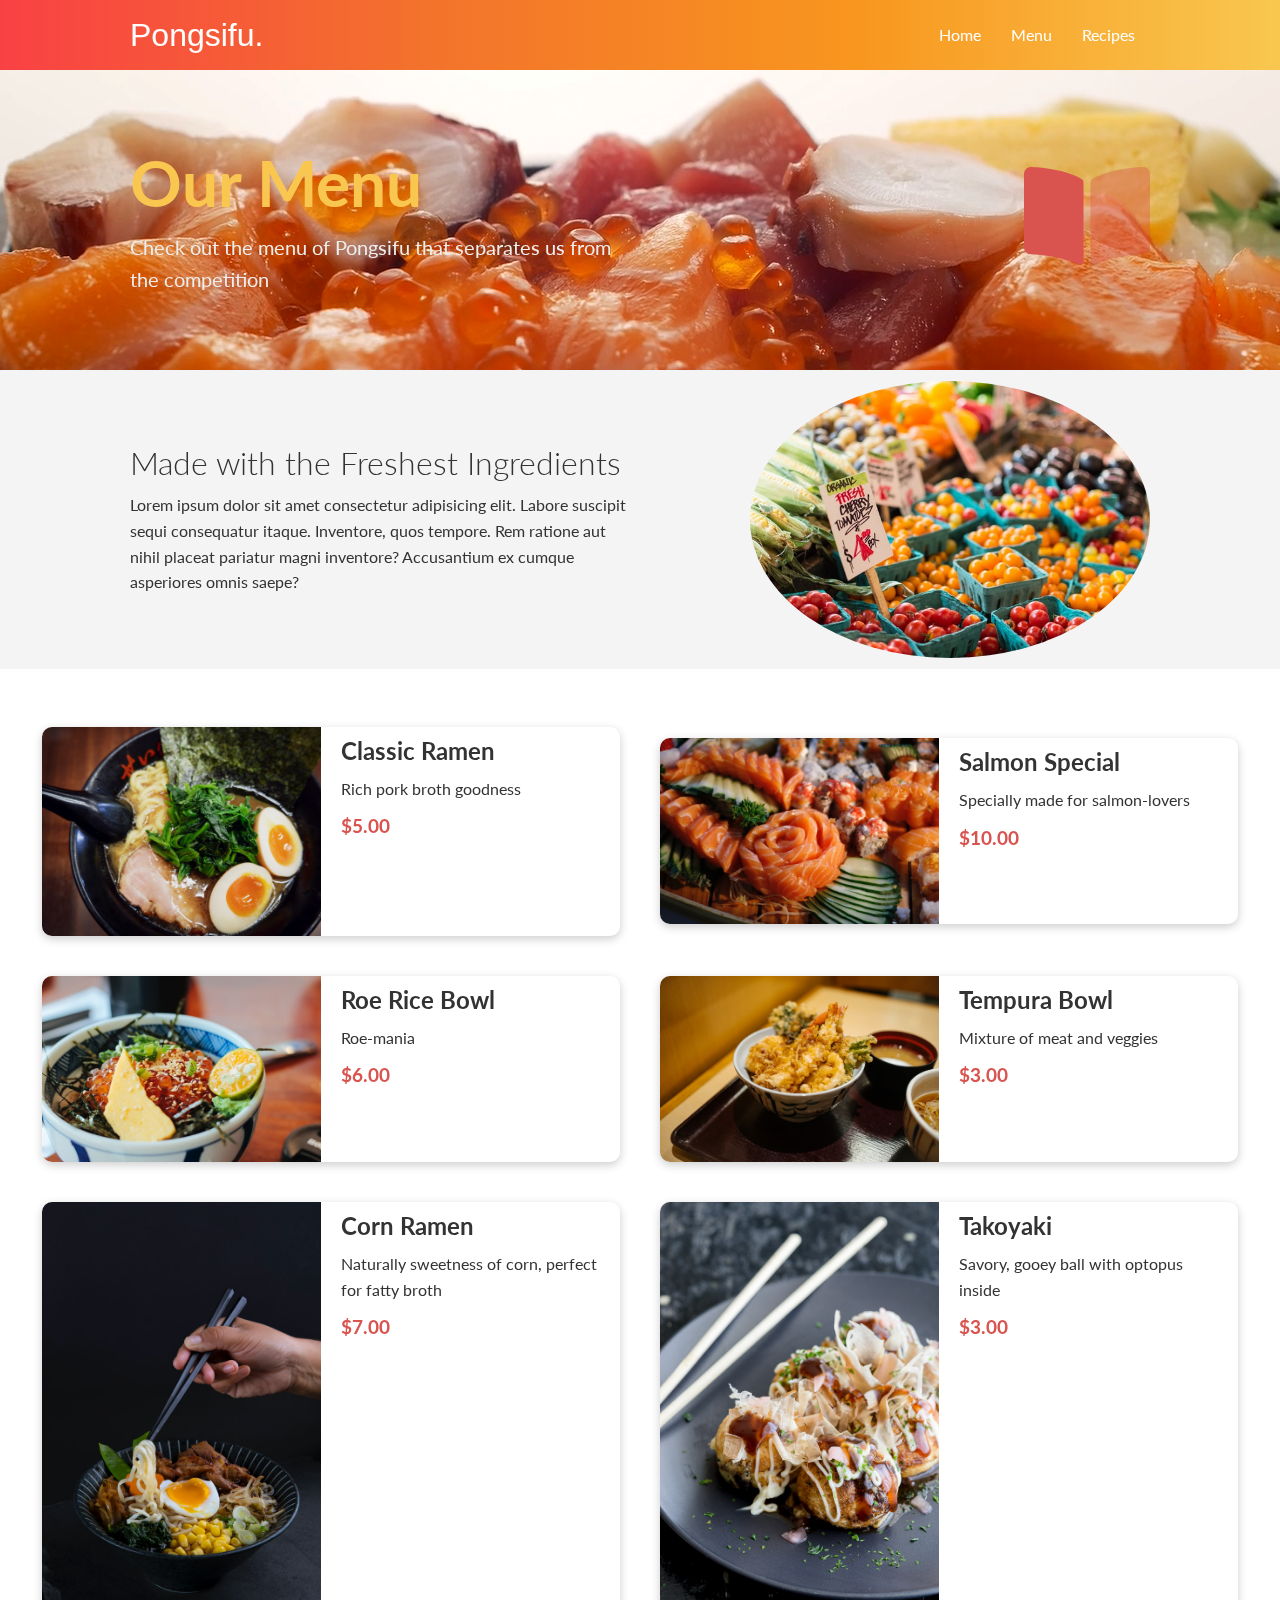
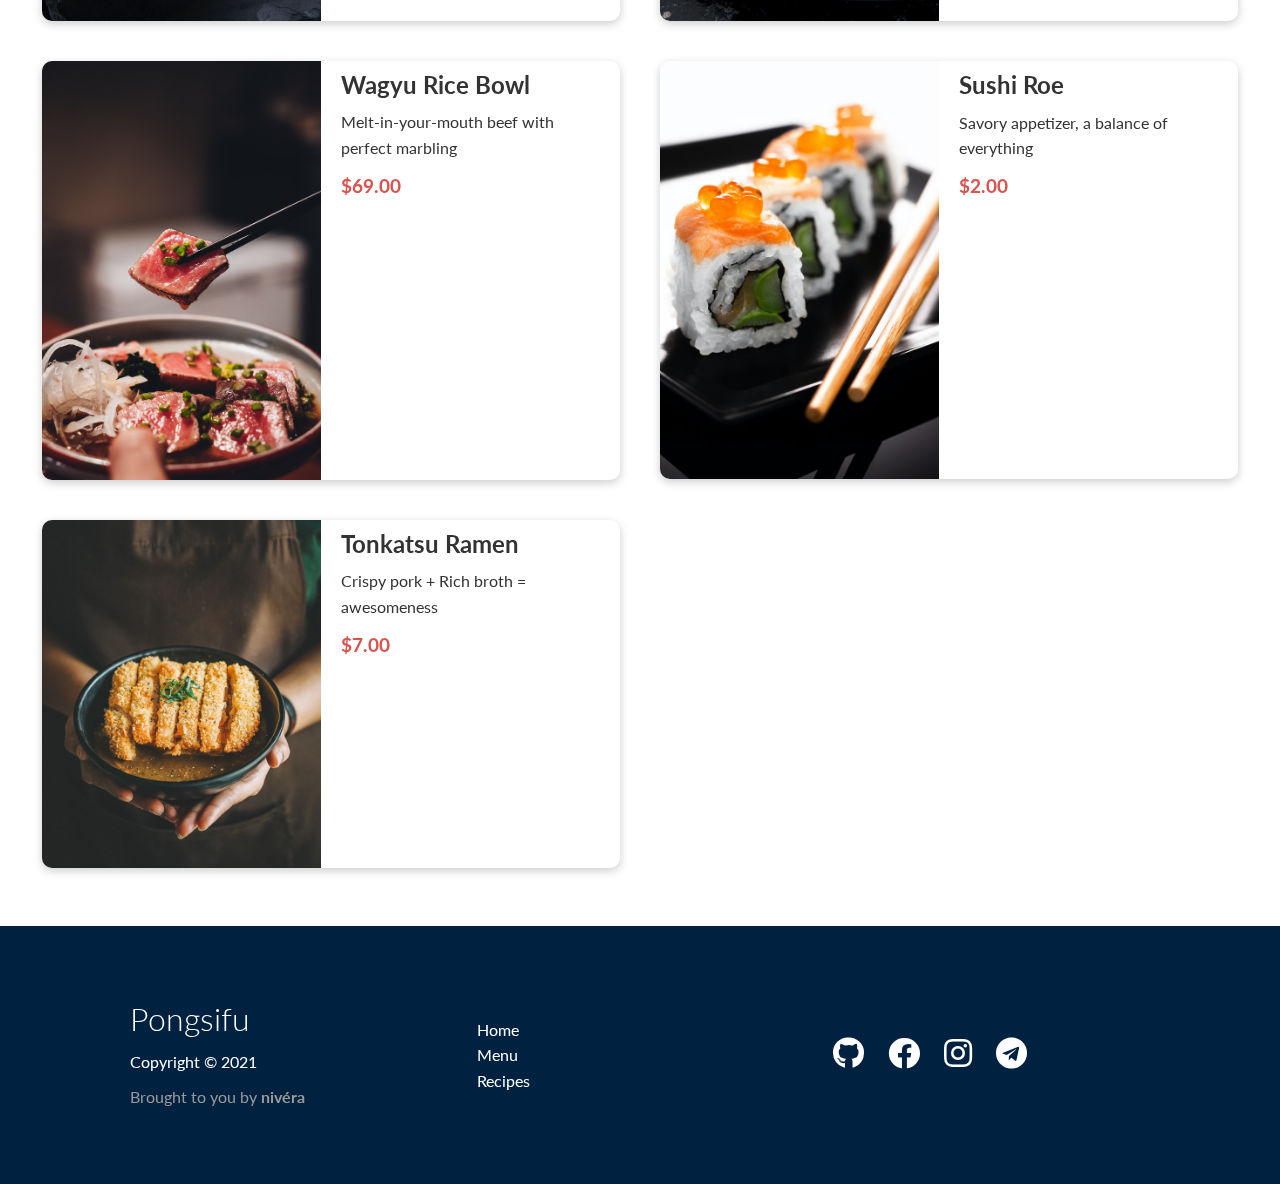
<file: Pongsifu/menu.html>
<!DOCTYPE html>
<html lang="en">

<head>
    <meta charset="UTF-8">
    <meta http-equiv="X-UA-Compatible" content="IE=edge">
    <meta name="viewport" content="width=device-width, initial-scale=1.0">
    <link rel="stylesheet" href="css/all.css">
    <link rel="stylesheet" href="css/utilities.css">
    <link rel="stylesheet" href="css/style.css">
    <title>Menu | Pongsifu</title>
</head>

<body>
    <a name="top"></a>
    <a href="#top" class="scrollToTopBtn"><i class="fas fa-level-up-alt fa-3x"></i></a>
    <!-- Navbar -->
    <div class="navbar">
        <div class="container flex">
            <h1 class="logo">Pongsifu.</h1>
            <nav>
                <ul>
                    <li><a href="index.html">Home</a></li>
                    <li><a href="menu.html">Menu</a></li>
                    <li><a href="recipes.html">Recipes</a></li>
                </ul>
            </nav>
        </div>
    </div>

    <!-- Head -->
    <section class="menu-head">
        <video autoplay muted loop poster="videos/sushi_placeholder.jpg">
            <source src="videos/sushi.mp4" type="video/mp4">
        </video>
        <div class="overlay"></div>
        <div class="container grid">
            <div>
                <h1 class="xl">Our Menu</h1>
                <p class="lead">Check out the menu of Pongsifu that separates us from the competition</p>
            </div>
            <i class="fad fa-book-open fa-7x"></i>
        </div>
    </section>

    <!-- Sub head -->
    <section class="menu-sub-head bg-light">
        <div class="container grid">
            <div class="py-5">
                <h1 class="md">Made with the Freshest Ingredients</h1>
                <p>Lorem ipsum dolor sit amet consectetur adipisicing elit. Labore suscipit sequi consequatur itaque. Inventore, quos tempore. Rem ratione aut nihil placeat pariatur magni inventore? Accusantium ex cumque asperiores omnis saepe?</p>
            </div>
            <img src="images/ingredients.jpg" alt="">
        </div>
    </section>

    <!-- Main -->
    <section class="menu-main my-1">
        <div class="grid p-3">
            <div class="menu-item card grid">
                <div class="menu-pic">
                    <img src="images/food/gold_ramen.jpg" alt="">
                </div>
                <div class="menu-text">
                    <h2>Classic Ramen</h2>
                    <p>Rich pork broth goodness</p>
                    <p><span class="price">$5.00</span></p>
                </div>
            </div>
            <div class="menu-item card grid">
                <div class="menu-pic">
                    <img src="images/food/salmon_banquette.jpg" alt="">
                </div>
                <div class="menu-text">
                    <h2>Salmon Special</h2>
                    <p>Specially made for salmon-lovers</p>
                    <p><span class="price">$10.00</span></p>
                </div>
            </div>
            <div class="menu-item card grid">
                <div class="menu-pic">
                    <img src="images/food/roe_don.jpg" alt="">
                </div>
                <div class="menu-text">
                    <h2>Roe Rice Bowl</h2>
                    <p>Roe-mania</p>
                    <p><span class="price">$6.00</span></p>
                </div>
            </div>
            <div class="menu-item card grid">
                <div class="menu-pic">
                    <img src="images/food/tempura_real.jpg" alt="">
                </div>
                <div class="menu-text">
                    <h2>Tempura Bowl</h2>
                    <p>Mixture of meat and veggies</p>
                    <p><span class="price">$3.00</span></p>
                </div>
            </div>
            <div class="menu-item card grid">
                <div class="menu-pic">
                    <img src="images/food/ramen_real.jpg" alt="">
                </div>
                <div class="menu-text">
                    <h2>Corn Ramen</h2>
                    <p>Naturally sweetness of corn, perfect for fatty broth</p>
                    <p><span class="price">$7.00</span></p>
                </div>
            </div>
            <div class="menu-item card grid">
                <div class="menu-pic">
                    <img src="images/food/takoyaki.jpg" alt="">
                </div>
                <div class="menu-text">
                    <h2>Takoyaki</h2>
                    <p>Savory, gooey ball with optopus inside</p>
                    <p><span class="price">$3.00</span></p>
                </div>
            </div>
            <div class="menu-item card grid">
                <div class="menu-pic">
                    <img src="images/food/wagyu.jpg" alt="">
                </div>
                <div class="menu-text">
                    <h2>Wagyu Rice Bowl</h2>
                    <p>Melt-in-your-mouth beef with perfect marbling</p>
                    <p><span class="price">$69.00</span></p>
                </div>
            </div>
            <div class="menu-item card grid">
                <div class="menu-pic">
                    <img src="images/food//sushi_roe.jpg" alt="">
                </div>
                <div class="menu-text">
                    <h2>Sushi Roe</h2>
                    <p>Savory appetizer, a balance of everything</p>
                    <p><span class="price">$2.00</span></p>
                </div>
            </div>
            <div class="menu-item card grid">
                <div class="menu-pic">
                    <img src="images/food/tonkatsu_ramen.jpg" alt="">
                </div>
                <div class="menu-text">
                    <h2>Tonkatsu Ramen</h2>
                    <p>Crispy pork + Rich broth = awesomeness</p>
                    <p><span class="price">$7.00</span></p>
                </div>
            </div>
        </div>
    </section>

    <!-- Footer -->
    <footer class="footer bg-dark py-5">
        <div class="container grid grid-3">
            <div>
                <h1>Pongsifu</h1>
                <p>Copyright &copy; 2021</p>
                <p class="author">Brought to you by <b title="Hou Neavireakpong">nivéra</b></p>
            </div>
            <nav>
                <ul>
                    <li><a href="index.html">Home</a></li>
                    <li><a href="menu.html">Menu</a></li>
                    <li><a href="recipes.html">Recipes</a></li>
                </ul>
            </nav>
            <div class="social">
                <a target="_blank" href="https://github.com/N1V33R4"><i class="fab fa-github fa-2x"></i></a>
                <a target="_blank" href="https://www.facebook.com/hou.neavireakpong"><i
                        class="fab fa-facebook fa-2x"></i></a>
                <a target="_blank" href="https://www.instagram.com/pong___._/"><i
                        class="fab fa-instagram fa-2x"></i></a>
                <a target="_blank" href="https://t.me/P_ong"><i class="fab fa-telegram fa-2x"></i></a>
            </div>
        </div>
    </footer>

    <script src="js/top.js"></script>
</body>

</html>
</file>
<file: style.css>
body {
    font-family: Arial, Helvetica, sans-serif;
    font-size: 13px;
    padding: 0;
    margin: 0;
}

a {
    color: black;
    text-decoration: none;
    margin-right: 20px;
}
a:hover {
    text-decoration: 1px underline;
}

#header {
    height: 60px;
    padding: 6px;
    box-sizing: border-box;
    display: flex;
    flex-direction: column;
    align-items: flex-end;
    justify-content: center;
}

#logoCon {
    height: 200px;
    display: flex;
    flex-direction: column;
    align-items: center;
    justify-content: flex-end;
}
img {
    padding-bottom: 6px;
    max-width: 272px;
    max-height: 92px;
}

#formCon {
    height: 160px;
    box-sizing: border-box;
    display: flex; 
    flex-direction: column;
    align-items: center;
    padding: 20px;
}

#searchCon {
    width: 584px;
    height: 46px;
    margin: 0 auto;
    border: 1px solid rgb(219, 219, 219);
    box-sizing: border-box;
    border-radius: 50px;
    display: flex; 
    align-items: center;
}
#searchCon:hover {
    border: none;
    margin-left: 2px;
    box-shadow: 0px 1px 5px 1px #d3d3d3;
}

svg {
    width: 20px;
    height: 20px;
    color: #9aa0a6;
    fill: currentColor;
    padding: 0px 13px 0px 14px;
}
input[type="text"] {
    border: none;
    width: 527px;
    height: 34px;
    font-size: 16px;
    margin: 0px;
    padding: 0px;
}
input[type="text"]:focus {
    outline: none;
}

#btnCon {
    padding-top: 30px;
    height: 35px;
    display: flex;
    flex-direction: row;
    justify-content: center;
}
input[type="submit"] {
    margin: 0px 7px;
    padding: 0px 15px;
    background-color: #f8f9fa;
    border: none;
    border-radius: 4px;
    font-size: 14px;
    border: 1px solid #f8f9fa;
}
input[type="submit"]:hover {
    box-shadow: 0px 1px 2px 0px #d3d3d3;
    border: 1px solid #dfdfdf;
}
input[type="submit"]:focus {
    outline: none;
    border: 1px solid rgb(81, 156, 255);
}
</file>
<file: Loruki/css/utilities.css>
/* Utilities */
.container {
    max-width: 1100px;
    margin: 0 auto;
    overflow: auto; /* gets rid of h1's top margin */
    padding: 0 40px; /* space for small screen */
}

.card {
    background-color: #fff;
    color: #333;
    border-radius: 10px;
    box-shadow: 0 3px 10px rgba(0, 0, 0, 0.2);
    padding: 20px;
    margin: 10px;
}

.btn {
    display: inline-block;
    padding: 10px 30px;
    cursor: pointer;
    background-color: var(--primary-color);
    color: #fff;
    border: none;
    border-radius: 5px;
}

.btn-outline {
    background-color: transparent;
    border: 1px white solid;
}

.btn:hover {
    transform: scale(0.98); /* 1 is default */
}

/* Backgrounds & colored buttons */
.bg-primary, 
.btn-primary {
    background-color: var(--primary-color);
    color: #fff;
}

.bg-secondary, 
.btn-secondary {
    background-color: var(--secondary-color);
    color: #fff;
}

.bg-dark, 
.btn-dark {
    background-color: var(--dark-color);
    color: #fff;
}

.bg-light, 
.btn-light {
    background-color: var(--light-color);
    color: #333;
}

.bg-primary a, 
.btn-primary a,
.bg-secondary a, 
.btn-secondary a,
.bg-dark a, 
.btn-dark a {
    color: #fff; 
}

/* Text colors */
.text-primary {
    color: var(--primary-color);
}

.text-secondary {
    color: var(--secondary-color);
}

.text-dark {
    color: var(--dark-color);
}

.text-light {
    color: var(--light-color);
}

/* Text sizes */
.lead {
    font-size: 20px;
}

.sm {
    font-size: 1rem;
}

.md {
    font-size: 2rem;
}

.lg {
    font-size: 3rem;
}

.xl {
    font-size: 4rem;
}

.text-center {
    text-align: center;
}

/* Alert */
.alert {
    background-color: var(--light-color);
    padding: 10px 20px;
    font-weight: bold;
    margin: 15px;
}

.alert i {
    margin-right: 10px;
}

.alert-success {
    background-color: var(--success-color);
    color: #fff;
}

.alert-error {
    background-color: var(--error-color);
    color: #fff;
}

.flex {
    display: flex;
    justify-content: center;
    align-items: center;
    height: 100%;
}

.grid {
    display: grid;
    grid-template-columns: repeat(2, 1fr); /* = 1fr 1fr; kinda like flex grow */
    gap: 20px; /* space between columns*/
    justify-content: center;
    align-items: center;
    height: 100%; /* for align-items to work */ 
}

.grid-3 {
    grid-template-columns: repeat(3, 1fr);
}

/* Margin */
.my-1 {
    margin: 1rem 0; /* times root font-size (16px default) */
}

.my-2 {
    margin: 1.5rem 0;
}

.my-3 {
    margin: 2rem 0;
}

.my-4 {
    margin: 3rem 0;
}

.my-5 {
    margin: 4rem 0;
}

.m-1 {
    margin: 1rem; 
}

.m-2 {
    margin: 1.5rem;
}

.m-3 {
    margin: 2rem;
}

.m-4 {
    margin: 3rem;
}

.m-5 {
    margin: 4rem;
}

/* Padding */
.py-1 {
    padding: 1rem 0; 
}

.py-2 {
    padding: 1.5rem 0;
}

.py-3 {
    padding: 2rem 0;
}

.py-4 {
    padding: 3rem 0;
}

.py-5 {
    padding: 4rem 0;
}

.p-1 {
    padding: 1rem; 
}

.p-2 {
    padding: 1.5rem;
}

.p-3 {
    padding: 2rem;
}

.p-4 {
    padding: 3rem;
}

.p-5 {
    padding: 4rem;
}
</file>
<file: Loruki/css/style.css>
@import url('https://fonts.googleapis.com/css2?family=Lato:wght@300&display=swap');

:root {
    --primary-color: #047aed;
    --secondary-color: #1c3fa8;
    --dark-color: #002240;
    --light-color: #f4f4f4;
    --success-color: #5cb85c;
    --error-color: #d9534f;
}

* {
    box-sizing: border-box; 
    padding: 0;
    margin: 0;
}

body {
    font-family: 'Lato', sans-serif;
    color: #333;
    line-height: 1.6;
}

ul {
    list-style-type: none;
}

a {
    text-decoration: none;
    color: #333;
}

h1, h2 {
    font-weight: 300;
    line-height: 1.2;
    margin: 10px 0;
}

p {
    margin: 10px 0;
}

img {
    width: 100%; /* Keep imgs in container */
}

code, pre {
    background-color: #333;
    color: #fff;
    padding: 10px;
}

/* Navbar */
.navbar {
    background-color: var(--primary-color);
    color: #fff;
    height: 70px;
}

.navbar ul {
    display: flex;
}

.navbar a {
    color: #fff;
    padding: 10px;
    margin: 0 5px;
}

.navbar a:hover {
    border-bottom: 2px #fff solid;
}

.navbar .flex {
    justify-content: space-between;
}

/* Showcase */
.showcase {
    height: 400px;
    background-color: var(--primary-color);
    color: #fff;
    position: relative; /* absolute positioning inside */
}

.showcase h1 {
    font-size: 40px;
}

.showcase p {
    margin: 20px 0;
}

.showcase .grid {
    overflow: visible; /* removes scrollbar & make absolutely positioned element pop out of its parent */
    grid-template-columns: 55% 45%;
    gap: 30px;
}

.showcase-text {
    animation: slideInFromLeft 1s ease-in;
}

.showcase-form {
    position: relative;
    top: 60px; 
    height: 350px;
    width: 400px;
    padding: 40px;
    z-index: 100;
    justify-self: flex-end;
    animation: slideInFromRight 1s ease-in;
}

.showcase-form .form-control {
    margin: 30px 0;
}

.showcase-form input[type="text"], 
.showcase-form input[type="email"] {
    border: 0;
    border-bottom: 1px solid #b4becb;
    width: 100%;
    padding: 3px;
    font-size: 16px;
}

.showcase-form input:focus {
    outline: none;
}

.showcase::before, .showcase::after {
    content: ''; /* always add when using ::before/after */
    position: absolute;
    height: 100px;
    bottom: -70px;
    right: 0;
    left: 0;
    background-color: white;
    transform: skewY(-3deg);
    -webkit-transform: skewY(-3deg); /* chrome & safari */
    -moz-transform: skewY(-3deg); /* firefox */
    -ms-transform: skewY(-3deg); /* microsoft's */
}

/* Stats */
.stats {
    padding-top: 100px;
    animation: slideInFromBottom 1s ease-in;
}

.stats-heading {
    max-width: 500px;
    margin: auto;
}

.stats .grid h3 {
    font-size: 35px;
}

.stats .grid p {
    font-size: 20px;
    font-weight: bold;
}

/* Cli */
.cli .grid {
    grid-template-columns: repeat(3, 1fr);
    grid-template-rows: repeat(2, 1fr);
}

.cli .grid > *:first-child {
    grid-column: 1 / span 2; /* grid-item size and location*/
    grid-row: 1 / span 2;
}

/* Cloud */
.cloud .grid {
    grid-template-columns: 4fr 3fr;
}

/* Languages */
.languages .flex {
    flex-wrap: wrap;
}

.languages .card {
    text-align: center;
    margin: 18px 10px 40px;
    transition: transform 0.2s ease-in;
}

.languages .card h4 {
    font-size: 20px;
    margin-bottom: 10px;
}

.languages .card:hover {
    transform: translateY(-15px);
}

/* Features */
.features-head img, .docs-head img {
    width: 200px;
    justify-self: flex-end;
}

.features-sub-head img {
    width: 300px;
    justify-self: flex-end;
}

.features-main .card > i {
    margin-right: 20px;
}

.features-main .grid {
    padding: 30px;
}

.features-main .grid > *:first-child {
    grid-column: 1 / span 3;
}

.features-main .grid > *:nth-child(2) {
    grid-column: 1 / span 2;
}

/* Docs */
.docs-main h3 {
    margin: 20px 0;
}

.docs-main .grid {
    grid-template-columns: 1fr 2fr;
    align-items: flex-start;
}

.docs-main nav li {
    font-size: 17px;
    padding-bottom: 5px;
    margin-bottom: 5px;
    border-bottom: 1px #ccc solid;
}

.docs-main a:hover {
    font-weight: bold;
}

/* Footer */
.footer .social a {
    margin: 0 10px;
}

.fa-github:hover {
    color: #000000;
}

.fa-facebook:hover {
    color: #1773EA;
}

.fa-instagram:hover {
    color: #B32E87;
}

.fa-twitter:hover {
    color: #1C9CEA;
}

/* Animations */
@keyframes slideInFromLeft {
    0% {
        transform: translateX(-100%);
    }
    100% {
        transform: translateX(0);
    }
}

@keyframes slideInFromRight {
    0% {
        transform: translateX(100%);
    }
    100% {
        transform: translateX(0);
    }
}

@keyframes slideInFromTop {
    0% {
        transform: translateY(-100%);
    }
    100% {
        transform: translateY(0);
    }
}

@keyframes slideInFromBottom {
    0% {
        transform: translateY(100%);
    }
    100% {
        transform: translateY(0);
    }
}

/* Tablets & under */
@media(max-width: 768px) {
    .grid,
    .showcase .grid,
    .stats .grid,
    .cli .grid,
    .cloud .grid,
    .features-main .grid,
    .docs-main .grid {
        grid-template-columns: 1fr;
        grid-template-rows: 1fr;
    }

    .showcase {
        height: auto;
    }

    .showcase-text {
        text-align: center;
        margin-top: 40px;
    }

    .showcase-form {
        justify-self: center;
        margin: auto;
    }

    .cli .grid > *:first-child {
        grid-column: 1;
        grid-row: 1;
    }

    .features-head, 
    .features-sub-head,
    .docs-head {
        text-align: center;
    }
    
    .features-head img, 
    .features-sub-head img,
    .docs-head img {
        justify-self: center;
    }

    .features-main .grid > *:first-child,
    .features-main .grid > *:nth-child(2) {
        grid-column: 1;
    }
}

/* Mobile */
@media(max-width: 500px) {
    .navbar {
        height: 110px;
    }

    .navbar .flex {
        flex-direction: column;
    }

    .navbar ul {
        padding: 10px;
        background-color: rgba(0, 0, 0, 0.1);
    }
    
    .showcase-form {
        animation: slideInFromBottom 1s ease-in;
    }
}
</file>
<file: Mid-Exam/style.css>
* {
    padding: 0;
    margin: 0;
}

table {
    border-collapse: collapse;
    border-spacing: 0;
}

.main-link {
    background-color: rgb(80, 80, 196);
}
.main-link:before, 
.main-link:after{
    content:"";
    display:table;
    clear:both;
}

li > a {
    display: block;
    text-decoration: none;
    color: #f1f1f1;
    background-color: rgb(80, 80, 196);
    padding: 10px 20px;
}

li > a:hover {
    text-decoration: underline;
    background-color: rgb(53, 53, 134);
    transition: 0.25s;
}

ul {
    list-style-type: none;
    margin: 0;
    padding: 0;
}

li {
    position: relative;
}

.main-link > li {
    float: left;
    position: relative;
}

.main-link > li > a {
    padding: 15px 30px;
    font-size: 1.09em;
}

.sub-menu, .sub-sub-menu {
    position: absolute;
    visibility: hidden;
    opacity: 0;
    
}

.main-link > li:hover .sub-menu, .sub-menu > li:hover > .sub-sub-menu {
    visibility: visible;
    opacity: 1;
    transition: opacity 0.5s;
}

.sub-menu > li:hover > .sub-sub-menu {
    left: 100%;
    top: 0;
    width: 150px;
}

.sidenav {
    width: auto;
    display: flex;
    flex-direction: column;
}

.content {
    width: 775px;
    margin-left: 10px;
    margin-right: 0;
    text-align: center;
}

.list-category {
    color: #f1f1f1;
    text-transform: uppercase;
    padding: 10px 20px;
}

img {
    display: block;
    width: 950px;
}

.item {
    background-color: white;
    margin:10px;
    padding: 10px;
    border-radius: 8px;
    display: inline-block;
    text-align: center;
    border: 1px solid #00afef;
}
.item:hover > span {
    text-decoration: underline;
}
.item p {
    font-size: 0.85em;
    padding: 0 6px;
    padding-top: 15px;
}
.item img {
    width: 175px;
    margin: 0 auto;
}
.item span {
    color: red;
    font-size: 1.5em;
    font-weight: bolder;
    padding-top: 0;
}

.footer-item {
    width: 290px;
    margin: 10px 6px;
    padding: 5px;
    vertical-align: top;
    text-align: justify;
    display: inline-block;
}
.footer-item img {
    width: 130px;
    display: inline-block;
}
.footer-item:nth-child(2) img {
    width: 20px;
}
.footer-item:nth-child(3) img {
    width: 30px;
}
.footer-item h3 {
    margin-bottom: 10px;
    font-weight: bolder;
}
.footer-item p {
    padding: 10px 0;
}

.border {
    border: 1px solid #00afef;
    border-radius: 8px;
    box-sizing: border-box;
}

.ProductDetailImage {
    display: inline-block;
}
.ProductDetailImage img {
    width: 298px;
}

.ProductDetailCategory {
    display: inline-block;
    width: 470px;
}
</file>
<file: Restauria/assets/css/styles.css>
/*=============== GOOGLE FONTS ===============*/
@import url('https://fonts.googleapis.com/css2?family=Poppins:wght@400;500;600;900&display=swap');

/*=============== VARIABLES CSS ===============*/
:root {
  --header-height: 3.5rem;

  /*========== Colors ==========*/
  --first-color: rgb(214, 35, 0);
  --first-color-alt: hsl(10, 100%, 47%);

  --title-color: hsl(14, 4%, 10%);
  --title-color-alt: #ff9933;

  --text-color: rgb(80, 35, 20);
  --text-color-alt: rgb(187, 163, 145);
  --button-text: rgb(255, 255, 255);

  /* Icon */
  --fa-primary-color: var(--first-color);
  --fa-secondary-color: var(--title-color-alt);
  
  /* Bright */
  --body-color: rgb(245, 235, 220);
  --container-color: hsl(36, 56%, 86%);
  
  /*========== Font and typography ==========*/
  --body-font: 'Poppins', sans-serif;
  --biggest-font-size: 2rem;
  --h1-font-size: 1.5rem;
  --h2-font-size: 1.25rem;
  --h3-font-size: 1rem;
  --normal-font-size: .938rem;
  --small-font-size: .813rem; 
  --smaller-font-size: .75rem;

  /*========== Font weight ==========*/
  --font-medium: 500;
  --font-semi-bold: 600;
  --font-black: 900;

  /*========== Margenes Bottom ==========*/
  --mb-0-25: .25rem;
  --mb-0-5: .5rem;
  --mb-0-75: .75rem;
  --mb-1: 1rem;
  --mb-1-5: 1.5rem;
  --mb-2: 2rem;
  --mb-2-5: 2.5rem;

  /*========== z index ==========*/
  --z-tooltip: 10;
  --z-fixed: 100;
}

/* Responsive typography */
@media screen and (min-width: 992px) {
  :root {
    --biggest-font-size: 4rem;
    --h1-font-size: 2.25rem;
    --h2-font-size: 1.5rem;
    --h3-font-size: 1.25rem;
    --normal-font-size: 1rem;
    --small-font-size: .875rem;
    --smaller-font-size: .813rem;
  }
}

/*=============== BASE ===============*/
*{
  box-sizing: border-box;
  padding: 0;
  margin: 0;
}

html{
  scroll-behavior: smooth;
}

body{
  margin: var(--header-height) 0 0 0;
  font-family: var(--body-font);
  font-size: var(--normal-font-size);
  background: var(--body-color);
  color: var(--text-color);
}

h1,h2,h3,h4{
  color: var(--title-color);
  font-weight: var(--font-semi-bold);
}

ul{
  list-style: none;
}

a{
  text-decoration: none;
}

img{
  max-width: 100%;
  height: auto;
}

button,
input{
  border: none;
  outline: none;
}

button{
  cursor: pointer;
  font-family: var(--body-font);
  font-size: var(--normal-font-size);
}

/*=============== REUSABLE CSS CLASSES ===============*/
.section{
  padding: 4.5rem 0 2rem;
}

.section__title{
  font-size: var(--h2-font-size);
  margin-bottom: var(--mb-2);
  text-align: center;
}

/*=============== LAYOUT ===============*/
.container{
  max-width: 968px;
  margin-left: var(--mb-1-5);
  margin-right: var(--mb-1-5);
}

.grid{
  display: grid;
}

.main{
  overflow: hidden; /*For animation*/
}

/*=============== HEADER ===============*/
.banner{
  display: block;
  width: 100%;
}

.header{
  width: 100%;
  background: var(--body-color);
  position: sticky;
  top: 0;
  left: 0;
  z-index: var(--z-fixed);
  transition: .4s;
}

/*=============== NAV ===============*/
.nav{
  height: var(--header-height);
  display: flex;
  justify-content: space-between;
  align-items: center;
}

.nav__logo{
  display: flex;
  align-items: center;
  column-gap: .5rem;
  font-weight: var(--font-semi-bold);
  font-size: var(--h2-font-size);
}

.nav__logo-img{
  width: 1.25rem; 
}

.nav__link,
.nav__logo,
.nav__toggle,
.nav__close{
  color: var(--first-color);
}

.nav__toggle{
  font-size: 1.25rem;
  cursor: pointer;
}

@media screen and (max-width: 767px){
  .header{
    position: fixed;
  }

  .nav__menu{
    position: fixed;
    width: 100%;
    background: var(--container-color);
    top: -150%;
    left: 0;
    padding: 3.5rem 0;
    transition: .4s;
    z-index: var(--z-fixed);
    border-radius: 0 0 1.5rem 1.5rem;
  }
}

.nav__img{
  width: 200px;
  position: absolute;
  bottom: 0;
  left: 0;
}

@media screen and (max-width: 576px){
  .nav__img{
    width: 150px;
  }
}

.nav__close{
  font-size: 1.8rem;
  position: absolute;
  top: .5rem;
  right: .7rem;
  cursor: pointer;
}

.nav__list{
  display: flex;
  flex-direction: column;
  align-items: center;
  row-gap: 1.5rem;
}

.nav__link{
  display: inline-flex;
  align-items: center;
  column-gap: .5rem;
  text-transform: uppercase;
  font-weight: var(--font-black);
  transition: .4s;
}

i{
  transition: 1s;
}

.nav__link:hover, i.fad:hover{
  color: var(--text-color);
  --fa-primary-color: var(--text-color);
  --fa-secondary-color: var(--text-color);
}

/* Show menu */
.show-menu{
  top: 0;
}

/* Change background header */
.scroll-header{
  background: var(--container-color);
}

/* Active link */
.active-link{
  position: relative;
}

.active-link::before{
  content: '';
  position: absolute;
  width: 5px;
  height: 5px;
  bottom: -.75rem;
  left: 45%;
  background: var(--text-color);
  border-radius: 50%;
}

/*=============== HOME ===============*/
.home__content{
  row-gap: 1rem;
}

.home__group{
  display: grid;
  position: relative;
  padding-top: 2rem;
}

.home__img{
  height: 250px;
  justify-self: center;
}

.home__indicator{
  width: 8px;
  height: 8px;
  background-color: var(--title-color);
  border-radius: 50%;
  position: absolute;
  top: 7rem;
  right: 2rem;
}

.home__indicator::after{
  content: '';
  position: absolute;
  width: 1px;
  height: 48px;
  background-color: var(--title-color);
  top: -3rem;
  right: 45%;
}

.home__details-img{
  position: absolute;
  top: 1rem;
  right: .5rem;
}

.home__details-title{
  color: var(--first-color);
}

.home__details-title,
.home__details-subtitle{
  display: block;
  font-size: var(--smaller-font-size);
  text-align: right;
}

.home__subtitle{
  font-size: var(--h3-font-size);
  text-transform: uppercase;
  margin-bottom: var(--mb-1);
  color: var(--title-color-alt);
}

.home__title{
  font-size: var(--biggest-font-size);
  font-weight: var(--font-black);
  line-height: 109%;
  margin-bottom: var(--mb-1);
}

.home__description{
  margin-bottom: var(--mb-1);
}

.home__buttons{
  display: flex;
  justify-content: space-between;
}

/* Swiper Class */
.swiper-pagination{
  position: initial;
  margin-top: var(--mb-1);
}

.swiper-pagination-bullet{
  width: 5px;
  height: 5px;
  background-color: var(--title-color);
  opacity: 1;
}

.swiper-pagination-horizontal.swiper-pagination-bullets .swiper-pagination-bullet{
  margin: 0 .5rem;
}

.swiper-pagination-bullet-active{
  width: 1.5rem;
  height: 5px;
  border-radius: .5rem;
}

/* New Swiper */
.bev__container .swiper-pagination-bullet-active{
  width: 5px;
  height: 5px;
  background-color: var(--first-color-alt);
}
.bev__container .swiper-pagination{
  margin-left: auto;
  margin-right: auto;
  transform: translateX(0) !important;
}

/*=============== BUTTONS ===============*/
.button{
  display: inline-block;
  background-color: var(--first-color);
  color: var(--button-text);
  padding: 1rem 1.75rem;
  border-radius: .5rem;
  font-weight: var(--font-medium);
  transition: .3s;
}

.button:hover{
  background-color: var(--first-color-alt);
}

.button__icon{
  font-size: 1.25rem;
}

.button--ghost{
  border: 2px solid var(--first-color);
  color: var(--first-color);
  background-color: transparent;
  border-radius: 3rem;
  padding: .75rem 1.5rem;
}

.button--ghost:hover{
  background: var(--body-color);
  border-color: var(--body-color);
}

.button--link{
  color: var(--title-color);
}

.button--flex{
  display: inline-flex;
  align-items: center;
  column-gap: .5rem;
}

/*=============== CATEGORY ===============*/
.category__container{
  grid-template-columns: repeat(2, 1fr);
  gap: 1rem 2rem; /* row col */
}

.category__data{
  text-align: center;
}

.category__img{
  width: 120px;
  margin-bottom: var(--mb-0-75);
  transition: .3s;
}

.category__title{
  margin-bottom: var(--mb-0-25);
}

.category__data:hover .category__img{
  transform: translateY(-.5rem);
}

/*=============== ABOUT ===============*/
.about__container{
  row-gap: 2rem;
}

.about__data{
  text-align: center;
}

.about__description{
  margin-bottom: var(--mb-2);
}

.about__img{
  width: 300px;
  justify-self: center;
}

/*=============== FOOD ===============*/
.food__container{
  grid-template-columns: repeat(2, 1fr);
  gap: 1.5rem;
  padding-top: 1rem;
}

.food__content{
  position: relative;
  background: var(--container-color);
  border-radius: 1rem;
  padding: 1.5rem 0 1rem 0;
  text-align: center;
  overflow: hidden;
}

.food__img{
  width: 90px;
  transition: .3s;
}

#pizza .food__img{
  border-radius: 1rem;
}


.food__subtitle,
.food__price{
  display: block;
}

.food__subtitle{
  font-size: var(--smaller-font-size);
  margin-bottom: var(--mb-0-5);
}

.food__title,
.food__price{
  color: var(--title-color);
  font-weight: var(--font-medium);
  font-size: var(--normal-font-size);
}

.food__title{
  color: var(--text-color);
}

.food__button{
  display: inline-flex;
  padding: .5rem;
  border-radius: .25rem .25rem .75rem .25rem;
  position: absolute;
  right: -3rem;
  bottom: 0;
}

.food__icon{
  font-size: 1.25rem;
  color: var(--button-text);
}

.food__content:hover .food__img{
  transform: translateY(-.5rem);
}

.food__content:hover .food__button{
  right: 0;
}

/*=============== DISCOUNT ===============*/
.discount__container{
  background: var(--container-color);
  border-radius: 1rem;
  padding: 2.5rem 0 1.5rem;
  row-gap: .75rem;
}

.discount__data{
  text-align: center;
}

.discount__title{
  font-size: var(--h2-font-size);
  margin-bottom: var(--mb-2);
}

.discount__img{
  width: 200px;
  justify-self: center;
}

/*=============== NEW TAG ===============*/
.new__tag{
  position: absolute;
  top: 8%;
  left: 8%;
  background-color: var(--first-color);
  color: var(--button-text);
  font-size: var(--small-font-size);
  padding: .25rem .5rem;
  border-radius: .25rem;
  z-index: var(--z-tooltip);
}

.new__prices{
  display: inline-flex;
  align-items: center;
  column-gap: .5rem;
}

.new__price{
  font-weight: var(--font-medium);
  color: var(--title-color);
}

.new__discount{
  color: var(--first-color);
  font-size: var(--smaller-font-size);
  text-decoration: line-through;
  font-weight: var(--font-medium);
}

/*=============== BEVERAGE ===============*/
.bev__container{
  padding-top: 1rem;
}

.bev__img{
  width: 120px;
  margin-bottom: var(--mb-0-5);
  transition: .3s;
}

.bev__content{
  position: relative;
  background: var(--container-color);
  width: 242px;
  padding: 2rem 0 1.5rem 0;
  border-radius: .75rem;
  text-align: center;
  overflow: hidden;
}

.bev__title{
  font-size: var(--normal-font-size);
  font-weight: var(--font-medium);
}

.bev__subtitle{
  display: block;
  font-size: var(--small-font-size);
  margin-bottom: var(--mb-0-5);
}

.bev__price{
  font-weight: var(--font-medium);
  color: var(--title-color);
  display: block;
}

.bev__button{
  display: inline-flex;
  padding: .5rem;
  border-radius: .25rem .25rem .75rem .25rem;
  position: absolute;
  bottom: 0;
  right: -3rem;
}

.bev__icon{
  font-size: 1.25rem;
}

.bev__content:hover .bev__img{
  transform: translateY(-.5rem);
}

.bev__content:hover .bev__button{
  right: 0;
}

/*=============== NEWSLETTER ===============*/
.newsletter__description{
  text-align: center;
  margin-bottom: var(--mb-1-5);
}

.newsletter__form{
  background: var(--container-color);
  padding: 1rem;
  display: flex;
  justify-content: space-between;
  border-radius: .75rem;
}

.newsletter__input{
  width: 70%;
  padding: 0 .5rem;
  background: none;
  color: var(--title-color);
}

.newsletter__input::placeholder{
  color: var(--text-color);
}

/*=============== FOOTER ===============*/
.footer{
  position: relative;
  overflow: hidden;
  background-color: rgb(43, 2, 0);
  color: var(--body-color);
}

.spacer {
  aspect-ratio: 960/300;
  width: 100%;
  background: no-repeat center / cover;
}

.footer__divider {
  background-image: url('../svg/footer.svg');
  margin-top: -6rem;
}

.footer__img-one,
.footer__img-two{
  position: absolute;
  transition: .3s;
}

.footer__img-one{
  width: 150px;
  top: 6rem;
  right: -2rem;
}

.footer__img-two{
  width: 150px;
  bottom: 4rem;
  right: 4rem; 
}

.footer__img-one:hover,
.footer__img-two:hover{
  transform: translateY(-.5rem);
}

.footer__container{
  row-gap: 2rem;
}

.footer__logo{
  display: flex;
  align-items: center;
  column-gap: .5rem;
  margin-bottom: var(--mb-1);
  font-weight: var(--font-black);
  color: inherit;
}

.footer__logo-img{
  width: 20px;
}

.footer__description{
  margin-bottom: var(--mb-2-5);
}

.footer__social{
  display: flex;
  column-gap: .75rem;
}

.footer__social-link{
  display: inline-flex;
  background: var(--container-color);
  color: var(--title-color);
  padding: .25rem;
  border-radius: .25rem;
  font-size: 1rem;
}

.footer__social-link:hover{
  background: var(--body-color);
}

.footer__title{
  font-size: var(--h3-font-size);
  margin-bottom: var(--mb-1);
  color: var(--body-color);
}

.footer__links{
  display: grid;
  row-gap: .35rem;
}

.footer__link{
  font-size: var(--small-font-size);
  color: var(--text-color-alt);
  transition: .3s;
}

.footer__link:hover{
  color: var(--first-color);
}

.footer__copy{
  display: block;
  text-align: center;
  font-size: var(--smaller-font-size);
  margin-top: 4.5rem;
}

.tel{
  font-size: var(--smaller-font-size);
  color: var(--text-color-alt);
  text-align: center;
  display: block;
  width: max-content;
  margin: auto;
}
.tel::after{
  content: '';
  height: .5px;
  width: 0;
  background-color: var(--body-color);
  display: block;
  transition: .4s;
}
.tel:hover::after{
  width: 100%;
}

/*=============== SCROLL UP ===============*/
.scrollup{
  position: fixed;
  background: var(--container-color);
  right: 1rem;
  bottom: -10%;
  display: inline-flex;
  padding: .3rem;
  z-index: var(--z-tooltip);
  opacity: 0;
  transition: .4s;
}

.scrollup__icon{
  font-size: 1.25rem;
  color: var(--title-color);
}

.scrollup:hover{
  background: var(--body-color);
  opacity: 1;
}

/* Show Scroll Up*/
.show-scroll{
  bottom: 3rem;
  opacity: .8;
}

/*=============== SCROLL BAR ===============*/
::-webkit-scrollbar{
  width: .6rem;
  background: #413e3e;
}

::-webkit-scrollbar-thumb{
  background: #272525;
  border-radius: .5rem;
}

/*===============  BREAKPOINTS ===============*/
/* For small devices */
@media screen and (max-width: 320px){
  .container{
    margin-left: var(--mb-1);
    margin-right: var(--mb-1);
  }

  .nav__img{
    width: 100px;
  }

  .home__img{
    height: 200px;
  }

  .home__buttons{
    flex-direction: column;
    width: max-content;
    row-gap: 1rem;
  }

  .category__container,
  .food__container{
    grid-template-columns: .8fr;
    justify-content: center;  
  }

  .newsletter__container .button{
    padding: .5rem .75rem;
  }
}

/* For medium devices */
@media screen and (min-width: 576px){
  .about__container{
    grid-template-columns: .8fr;
    justify-content: center;
  }

  .newsletter__container{
    display: grid;
    grid-template-columns: .7fr;
    justify-content: center;
  }

  .newsletter__description{
    padding: 0 3rem;
  }
}

@media screen and (min-width: 767px){
  body{
    margin: 0;
  }

  .section{
    padding: 7rem 0 2rem;
  }

  /* .banner{
    margin-top: calc(var(--header-height) + 1.5rem);
  } */

  .fold{
    top: -10%;
  }
  .nav{
    height: calc(var(--header-height) + 1.5rem);
  }
  .nav__img,
  .nav__close,
  .nav__toggle{
    display: none;
  }
  .nav__list{
    flex-direction: row;
    column-gap: 2rem;
  }
  .nav__link{
    text-transform: initial;
    font-weight: var(--font-medium);
  }

  .home__content{
    padding: 2.5rem 0 2rem;
    grid-template-columns: repeat(2, 1fr);
    gap: 4rem;
  }
  .home__img{
    height: 300px;
  }
  .swiper-pagination{
    margin-top: var(--mb-2);
  }

  .category__container{
    grid-template-columns: repeat(3, 200px);
    justify-content: center;
  }

  .about__container{
    grid-template-columns: repeat(2, 1fr);
    align-items: center;
  }
  .about__title,
  .about__data{
    text-align: initial;
  }
  .about__img{
    width: 350px;
  }

  .food__container{
    grid-template-columns: repeat(3, 200px);
    justify-content: center;
    gap: 2rem;
  }

  .discount__container{
    grid-template-columns: repeat(2, max-content);
    justify-content: center;
    align-items: center;
    column-gap: 3rem;
    padding: 3rem 0;
    border-radius: 3rem;
  }
  .discount__img{
    width: 350px;
    order: -1;
  }
  .discount__data{
    padding-right: 6rem;
  }

  .newsletter__container{
    grid-template-columns: .5fr;
  }

  .footer__container{
    grid-template-columns: repeat(4, 1fr);
    justify-content: center;
    column-gap: 1rem;
  }

  .footer__img-two{
    right: initial;
    bottom: 0;
    left: 15%;
  }
}

/* For large devices */
@media screen and (min-width: 992px){
  .container{
    margin-left: auto;
    margin-right: auto;
  }

  .nav__list{
    column-gap: 3rem;
  }

  .section__title{
    font-size: var(--h1-font-size);
    margin-bottom: 3rem;
  }

  .home__content{
    gap: 3rem;
  }
  .home__group{
    padding-top: 0;
  }
  .home__img{
    height: 400px;
    transform: translateY(-3rem);
  }
  .home__indicator{
    top: initial;
    right: initial;
    bottom: 15%;
    left: 45%;
  }
  .home__indicator::after{
    top: 0;
    height: 75px;
  }
  .home__details-img{
    bottom: 0;
    top: initial;
    right: 58%;
  }
  .home__title{
    margin-bottom: var(--mb-1-5);
  }
  .home__description{
    margin-bottom: var(--mb-2-5);
    padding-right: 2rem;
  }

  .category__container{
    column-gap: 8rem;
  }
  .category__img{
    width: 200px;
  }

  .about__img{
    width: 400px;
  }
  .about__description{
    padding-right: 2rem;
  }

  .food__container{
    gap: 3.5rem;
  }
  .food__content{
    border-radius: 1.5rem;
  }
  .food__img{
    width: 110px;
  }
  .food__title{
    font-size: var(--h3-font-size);
  }

  .discount__container{
    column-gap: 7rem;
  }

  .new__content{
    width: 310px;
    border-radius: 1rem;
    padding: 2rem 0;
  }
  .new__img{
    width: 150px;
  }
  .new__img,
  .new__subtitle{
    margin-bottom: var(--mb-1);
  }
  .new__title{
    font-size: var(--h3-font-size);
  }

  .footer__copy{
    margin-top: 6rem;
  }
}

@media screen and (min-width: 1200px){
   .home__img{
    height: 420px;
   }

   .swiper-pagination{
     margin-top: var(--mb-2-5);
   }

   .footer__img-one{
     width: 180px;
   }
   .footer__img-two{
     width: 180px;
     top: 30%;
     left: -2%;
   }
}
</file>
<file: Beltei/Semi-final/css/style.css>
/* Layout */
* {
    margin: 0;
    padding: 0;
    box-sizing: border-box;
}

img {
    width: 100%;
}

.wrapper {
    display: flex;
    text-align: center;
}

.wrapper > * {
    flex: 1 100%;
}

.main {
    order: 1;
}

.aside {
    order: 2;
}

.main {
    text-align: left;
}

.navbar-brand img {
    height: 3rem;
}

.nav-link.active {
    color: #333;
    font-weight: bold;
}

.nav-link {
    color: #888;
}

@media all and (min-width: 900px) {
    .main {
        flex: 3;
    }

    .aside-1 {
        order: 1;
    }

    .main {
        order: 2;
    }

    .aside-2 {
        display: none;
        order: 3;
    }
} 

body {
    font-family: Georgia, 'Times New Roman', Times, serif;
}

.ads-con {
    margin: 10px 0;
}

.ads-con > img {
    border-radius: 10px;
    width: 300px;
}

.news-block {
    padding: 20px 0;
    border-bottom: 2px solid #c0c0c0;
    margin: 0 30px;
}

.news-block > h1 {
    font-size: 1.2em;
    margin-bottom: 20px;
}

.news-block a {
    color: red;
}

.news-block:first-of-type {
    border-top: 2px solid #c0c0c0;
    margin-top: 30px;
}

.news-block:last-of-type {
    margin-bottom: 30px;
}

.news-block > img {
    width: 250px;
    border-radius: 10px;
    float: left;
    margin: 10px;
}

.mobile-nav {
    display: flex;
    flex-flow: row nowrap;
    position: sticky;
    bottom: 0;
    right: 0;
    left: 0;
    box-shadow: 0 0 10px rgba(0, 0, 0, 0.2);
}

.mobile-nav .icon {
    position: relative;
    flex: 1;
    background-color: #fff;
    padding: 20px;
    text-align: center;
    color: #002240;
    transition: 0.2s ease-in-out;
}

.mobile-nav .icon:hover {
    background-color: #047aed;
    color: #fff;
}

@media (max-width: 700px) {
    .ads-con > img {
        width: 100%;
    }
}

@media (max-width: 700px) {
    .slideshow {
        display: none;
    }
}

@media all and (min-width: 600px) {
    .aside {
        flex: 1 0 0;
        /* every other <> is on its on line with flex-basis: 100%; except the .aside(s) */
    }

    .mobile-nav {
        display: none;
    }
}

@media (min-width: 1200px) {
    .aside-2 {
        display: block;
    }
}
</file>
<file: Pongsifu/css/utilities.css>
/* Utilities */
.container {
    max-width: 1100px;
    margin: 0 auto;
    overflow: auto; /* gets rid of h1's top margin */
    padding: 0 40px; /* space for small screen */
}

.card {
    background-color: #fff;
    color: #333;
    border-radius: 10px;
    box-shadow: 0 3px 10px rgba(0, 0, 0, 0.2);
    padding: 20px;
    margin: 10px;
}

.btn {
    display: inline-block;
    padding: 10px 30px;
    cursor: pointer;
    background-color: var(--primary-color);
    color: #fff;
    border: none;
    border-radius: 5px;
    text-transform: uppercase;
    transition: 0.2s ease-out;
}

.btn-outline {
    background-color: transparent;
    border: 1px white solid;
}

.btn:hover {
    /* transform: scale(0.98); */
    transform: scale(1.05); 
}

/* Backgrounds & colored buttons */
.bg-primary, 
.btn-primary {
    background-color: var(--primary-color);
    color: #fff;
}

.bg-secondary, 
.btn-secondary {
    background-color: var(--secondary-color);
    color: #fff;
}

.bg-dark, 
.btn-dark {
    background-color: var(--dark-color);
    color: #fff;
}

.bg-light, 
.btn-light {
    background-color: var(--light-color);
    color: #333;
}

.btn-error {
    background-color: var(--error-color);
}

.bg-primary a, 
.btn-primary a,
.bg-secondary a, 
.btn-secondary a,
.bg-dark a, 
.btn-dark a {
    color: #fff; 
}

/* Text colors */
.text-primary {
    color: var(--primary-color);
}

.text-secondary {
    color: var(--secondary-color);
}

.text-dark {
    color: var(--dark-color);
}

.text-light {
    color: var(--light-color);
}

.text-error {
    color: var(--error-color);
}

/* Text sizes */
.lead {
    font-size: 20px;
}

.sm {
    font-size: 1rem;
}

.md {
    font-size: 2rem;
}

.lg {
    font-size: 3rem;
}

.xl {
    font-size: 4rem;
}

.text-center {
    text-align: center;
}

/* Alert */
.alert {
    background-color: var(--light-color);
    padding: 10px 20px;
    font-weight: bold;
    margin: 15px;
}

.alert i {
    margin-right: 10px;
}

.alert-success {
    background-color: var(--success-color);
    color: #fff;
}

.alert-error {
    background-color: var(--error-color);
    color: #fff;
}

.flex {
    display: flex;
    justify-content: center;
    align-items: center;
    height: 100%;
}

.grid {
    display: grid;
    grid-template-columns: repeat(2, 1fr); /* = 1fr 1fr; kinda like flex grow */
    gap: 20px; /* space between columns*/
    justify-content: center;
    align-items: center;
    height: 100%; /* for align-items to work */ 
}

.grid-3 {
    grid-template-columns: repeat(3, 1fr);
}

.grid-4 {
    grid-template-columns: repeat(4, 1fr);
}

/* Margin */
.my-1 {
    margin: 1rem 0; /* times root font-size (16px default) */
}

.my-2 {
    margin: 1.5rem 0;
}

.my-3 {
    margin: 2rem 0;
}

.my-4 {
    margin: 3rem 0;
}

.my-5 {
    margin: 4rem 0;
}

.m-1 {
    margin: 1rem; 
}

.m-2 {
    margin: 1.5rem;
}

.m-3 {
    margin: 2rem;
}

.m-4 {
    margin: 3rem;
}

.m-5 {
    margin: 4rem;
}

/* Padding */
.py-1 {
    padding: 1rem 0; 
}

.py-2 {
    padding: 1.5rem 0;
}

.py-3 {
    padding: 2rem 0;
}

.py-4 {
    padding: 3rem 0;
}

.py-5 {
    padding: 4rem 0;
}

.p-1 {
    padding: 1rem; 
}

.p-2 {
    padding: 1.5rem;
}

.p-3 {
    padding: 2rem;
}

.p-4 {
    padding: 3rem;
}

.p-5 {
    padding: 4rem;
}
</file>
<file: Pongsifu/css/style.css>
@import url('https://fonts.googleapis.com/css2?family=Lato:wght@300&display=swap');

#detach-button-host {
    display: none; /* for removing video popout button in opera */
}

:root {
    --primary-color: #047aed;
    --secondary-color: #1c3fa8;
    --dark-color: #002240;
    --light-color: #f4f4f4;
    --success-color: #5cb85c;
    --warning-color: #f9c74f;
    --error-color: #d9534f;
}

html, body {
    scroll-behavior: smooth;
}

* {
    box-sizing: border-box; 
    padding: 0;
    margin: 0;
}

body {
    font-family: 'Lato', sans-serif;
    color: #333;
    line-height: 1.6;
}

ul {
    list-style-type: none;
}

a {
    text-decoration: none;
    color: #333;
}

h1, h2 {
    font-weight: 300;
    line-height: 1.2;
    margin: 10px 0;
}

p {
    margin: 10px 0;
}

img {
    width: 100%; /* Keep imgs in container */
}

/* Navbar */
.navbar {
    background: linear-gradient(0.25turn, 
    #f94144,
    #f3722c, 
    #f8961e, 
    #f9c74f 
    );
    color: #fff;
    height: 70px;
}

.navbar ul {
    display: flex;
}

.navbar a {
    color: #fff;
    padding: 10px;
    margin: 0 5px;
}

.navbar a:hover {
    border-bottom: 2px #fff solid;
}

.navbar .flex {
    justify-content: space-between;
}

.navbar .logo {
    font-family: 'Trebuchet MS', 'Lucida Sans Unicode', 'Lucida Grande', 'Lucida Sans', Arial, sans-serif;

}

/* Showcase */
.showcase {
    height: 500px;
    color: #fff;
    position: relative; /* absolute positioning inside */
}

video {
    display: block;
    position: absolute;
    width: 100%;
    height: 100%;
    object-fit: cover;
    z-index: -2;
}

.overlay {
    position: absolute;
    width: 100%;
    height: 100%;
    object-fit: cover;
    z-index: -1;
    background-color: #555;
    mix-blend-mode: overlay;
}

.showcase h1 {
    font-size: 40px;
    color: #f9c74f;
    font-weight: bold;
}

.showcase p {
    margin: 20px 0;
}

.showcase .grid {
    overflow: visible; /* removes scrollbar & make absolutely positioned element pop out of its parent */
    grid-template-columns: 55% 45%;
    gap: 30px;
}

.showcase-text {
    animation: slideInFromLeft 1s ease-in;
}

.showcase-form {
    position: relative;
    top: 100px; 
    height: 325px;
    width: 450px;
    padding: 0;
    z-index: 100;
    justify-self: flex-end;
    animation: slideInFromRight 1s ease-in;
}

.showcase-form img {
    border-radius: 10px;
}

.showcase::after {
    content: ''; /* always add when using ::before/after */
    position: absolute;
    height: 100px;
    bottom: -70px;
    right: 0;
    left: 0;
    background-color: white;
    transform: skewY(-3deg);
    -webkit-transform: skewY(-3deg); /* chrome & safari */
    -moz-transform: skewY(-3deg); /* firefox */
    -ms-transform: skewY(-3deg); /* microsoft's */
}

/* Stats */
.stats {
    padding-top: 100px;
    animation: slideInFromBottom 1s ease-in;
}

.stats-heading {
    max-width: 500px;
    margin: auto;
}

.stats .grid h3 {
    font-size: 35px;
}

.stats .grid p {
    font-size: 20px;
    font-weight: bold;
}

/* Atmostphere */
.atmostphere .card {
    background-color: #f8961e;
    color: #fff;
}

.atmostphere .grid {
    grid-template-columns: repeat(3, 1fr);
    grid-template-rows: repeat(3, 1fr);
}

.atmostphere .grid > *:first-child {
    grid-column: 1 / span 2; /* grid-item size and location*/
    grid-row: 1 / span 3;
}

/* Chef */
.chef {
    background-color: #577590;
    color: #fff;
}

.chef .grid {
    grid-template-columns: 3fr 4fr;
    gap: 30px;
}


/* Food */
.food .flex {
    flex-wrap: wrap;
}

.food .card {
    text-align: center;
    margin: 18px 10px 40px;
    transition: transform 0.2s ease-in;
    color: #fff;
    background-color: #c62133;
}

.food .card h4 {
    font-size: 20px;
    margin-bottom: 10px;
}

.food .card:hover {
    transform: translateY(-15px);
}

/* Features */
.menu-head {
    position: relative;
    height: 300px;
    color: #eee;
}

.menu-head h1 {
    color: #f9c74f;
    font-weight: bold;
}

.menu-head .overlay {
    background-color: #777;
}

.menu-head i, .docs-head i {
    justify-self: flex-end;
    color: #d9534f;
}

.menu-sub-head img {
    width: 400px;
    justify-self: flex-end;
    border-radius: 90%;
}

.menu-main .menu-item {
    padding: 0px; 
    gap: 20px;
    height: auto;
    grid-template-columns: 40% 60%;
    grid-template-columns: repeat(2, 1fr);
}

.menu-main .menu-pic img {
    height: 100%;
    display: block;
    object-fit: cover;
    border-radius: 10px 0 0 10px;
}

.menu-main .menu-text {
    padding-right: 20px;
    align-self: flex-start;
}

.menu-main .menu-text h2 {
    font-weight: bold;
}

.price {
    font-weight: bold;
    font-size: 1.2rem;
    color: #d9534f;
}

/* Docs */
.docs-main h3 {
    margin: 20px 0;
}

.docs-main .grid {
    grid-template-columns: 1fr 2fr;
    align-items: flex-start;
}

.docs-main nav li {
    font-size: 17px;
    padding-bottom: 5px;
    margin-bottom: 5px;
    border-bottom: 1px #ccc solid;
}

.docs-main a:hover {
    font-weight: bold;
}

/* Footer */
.footer p.author {
    color: #999;
}

.footer .social a {
    margin: 0 10px;
}

.footer nav a {
    text-underline-offset: 0.125em;
}

.footer nav a:hover {
    text-decoration: underline;
}

.fa-github:hover {
    color: #000000;
    transform: scale(1.2);
}

.fa-facebook:hover {
    color: #1773EA;
    transform: scale(1.2);
}

.fa-instagram:hover {
    color: #B32E87;
    transform: scale(1.2);
}

.fa-telegram:hover {
    color: #1C9CEA;
    transform: scale(1.2);
}

.footer .social .fab {
    transition: transform 0.2s ease-out, color 0.3s ease-in-out;
}

.scrollToTopBtn {
    color: var(--error-color);
    position: fixed;
    bottom: 30px;
    right: 30px;
    z-index: 100;
    opacity: 0;
    transform: translateY(100px);
    transition: all .3s ease
}
  
.showBtn {
    opacity: 1;
    transform: translateY(0)
}

/* Animations */
@keyframes slideInFromLeft {
    0% {
        transform: translateX(-100%);
    }
    100% {
        transform: translateX(0);
    }
}

@keyframes slideInFromRight {
    0% {
        transform: translateX(100%);
    }
    100% {
        transform: translateX(0);
    }
}

@keyframes slideInFromTop {
    0% {
        transform: translateY(-100%);
    }
    100% {
        transform: translateY(0);
    }
}

@keyframes slideInFromBottom {
    0% {
        transform: translateY(100%);
    }
    100% {
        transform: translateY(0);
    }
}

/* Tablets & under */
@media(max-width: 768px) {
    .grid,
    .showcase .grid,
    .atmostphere .grid,
    .chef .grid,
    .docs-main .grid {
        grid-template-columns: 1fr;
        grid-template-rows: 1fr;
    }
    
    .stats .grid {
        grid-template-columns: repeat(2, 1fr);
        grid-template-rows: repeat(2, 1fr);
    }

    .showcase {
        height: auto;
    }

    .showcase-text {
        text-align: center;
        margin-top: 40px;
    }

    .showcase-form {
        justify-self: center;
        margin: auto;
        margin-bottom: 40px;
    }

    .atmostphere .grid > *:first-child {
        grid-column: 1 / span 2;
        grid-row: 1;
    }

    .atmostphere .grid > *:last-child {
        grid-column: span 2;
    }

    .chef {
        padding-top: 1.5rem;    
    }

    /* Other pages */
    .menu-head, 
    .menu-sub-head,
    .docs-head {
        text-align: center;
        height: auto;
    }

    .menu-head i, 
    .menu-sub-head img,
    .docs-head i {
        justify-self: center;
    }

    .menu-head .container {
        padding: 20px 0 30px;
        color: #555;
        font-weight: bold;
    }

    .menu-sub-head .container div, .menu-sub-head img {
        padding-bottom: 20px;
    }

    
}

/* Mobile */
@media(max-width: 500px) {
    .navbar {
        height: 110px;
    }

    .navbar .flex {
        flex-direction: column;
    }

    .navbar ul {
        padding: 10px;
        background-color: rgba(0, 0, 0, 0.1);
    }
    
    .showcase-form {
        animation: slideInFromBottom 1s ease-in;
        width: 100vw;
        height: auto;
    }
    
    .stats .grid {
        grid-template-columns: 1fr;
        grid-template-rows: 1fr;
    }

    .atmostphere .grid > * {
        grid-column: span 1 !important;
    }

    .menu-main .grid {
        padding: 0;
    }
}
</file>
